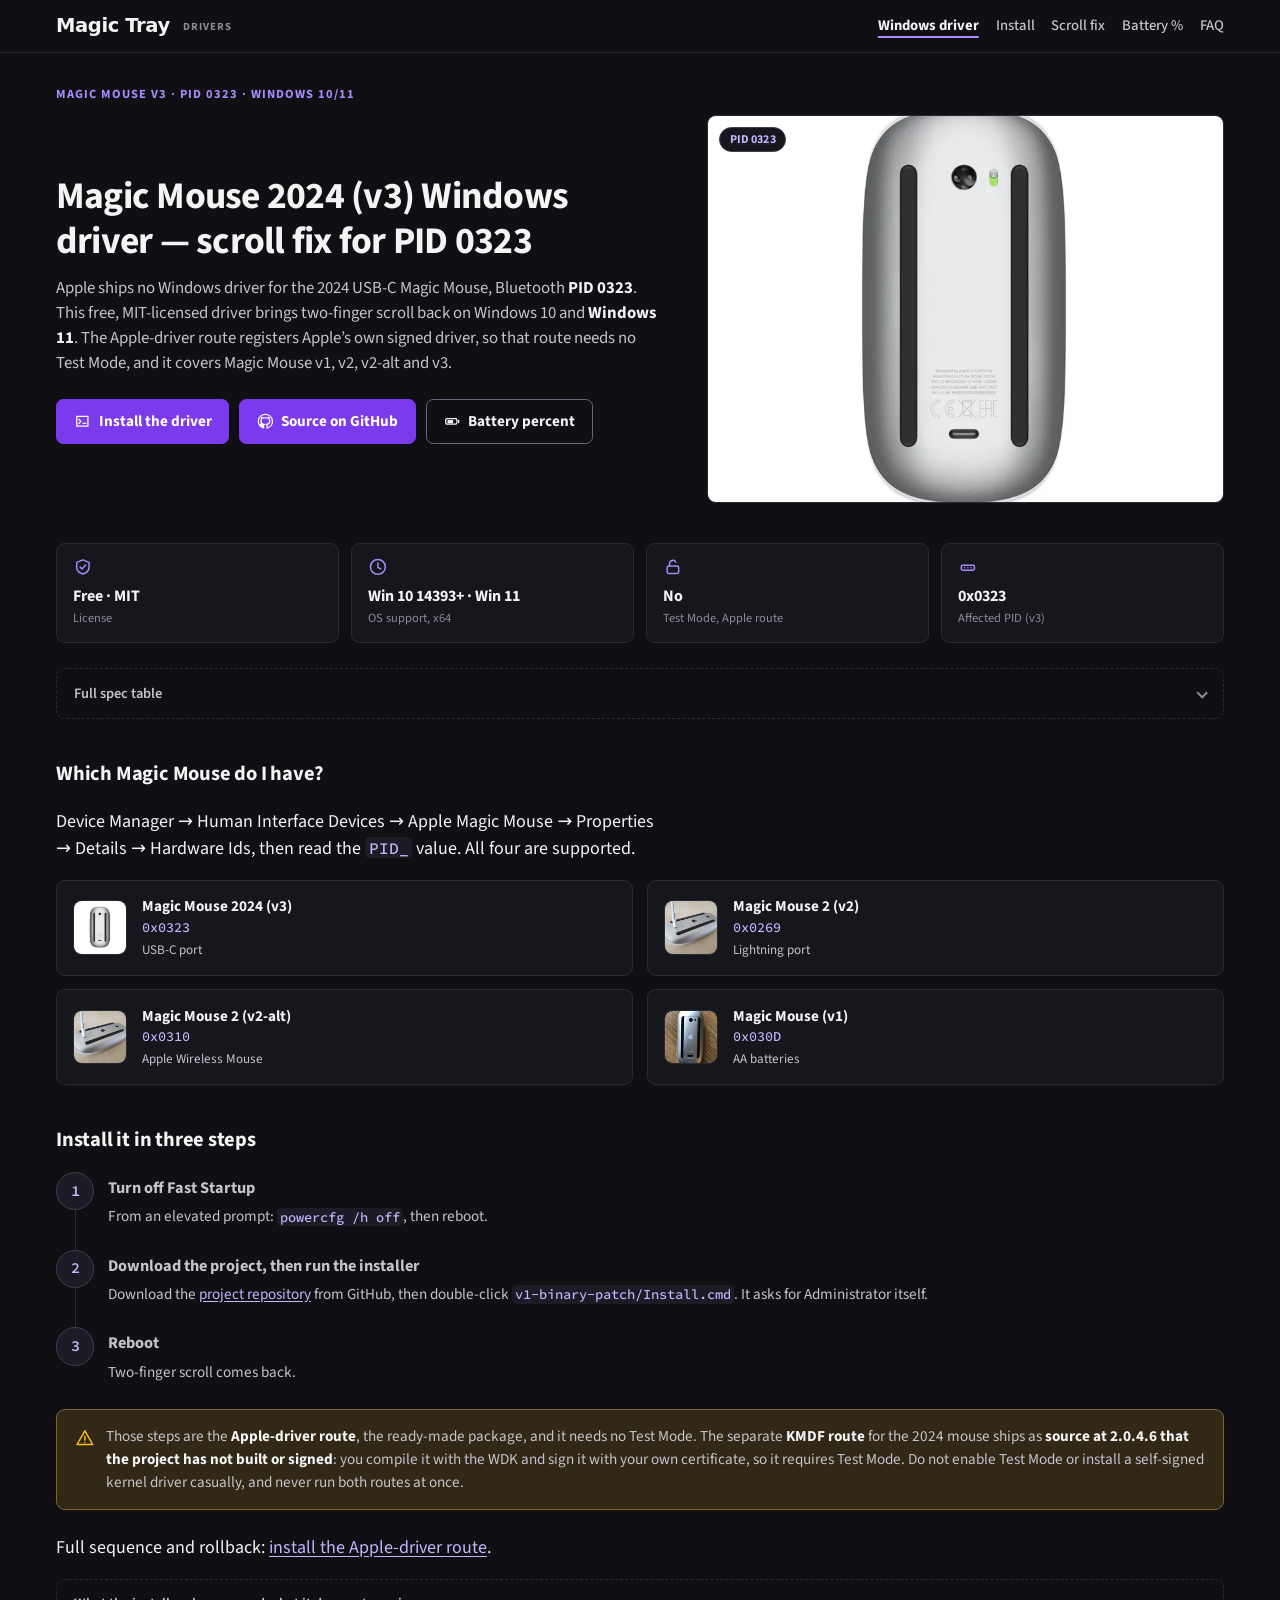
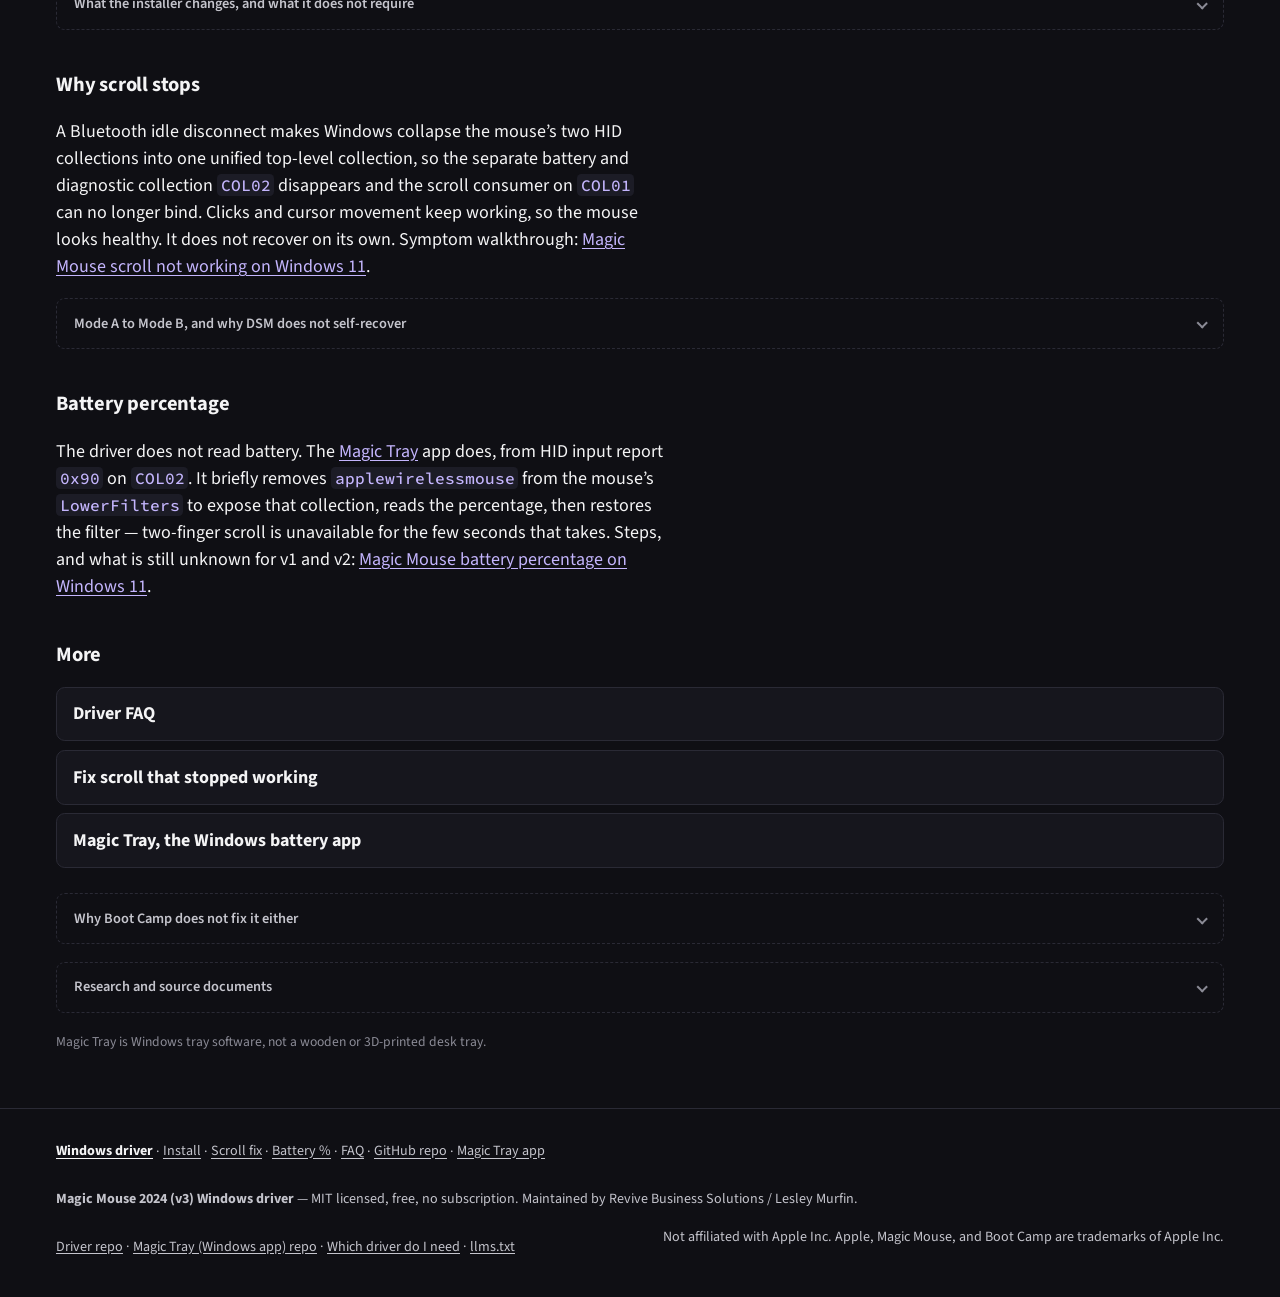
<file: docs/index.html>
<!DOCTYPE html>
<html lang="en">
<head>
  <meta charset="utf-8">
  <meta name="viewport" content="width=device-width, initial-scale=1">
  <title>Magic Mouse 2024 (v3) Windows Driver — Scroll Fix</title>
  <meta name="description" content="Apple ships no Windows driver for the 2024 Magic Mouse (PID 0323). One free MIT scroll fix you can install today on Windows 10 and 11: it registers Apple's own signed driver, so that route needs no Test Mode. A second, KMDF driver ships as source you build and self-sign.">
  <link rel="canonical" href="https://drivers.magictray.app/">
  <meta name="robots" content="index,follow,max-snippet:-1,max-image-preview:large,max-video-preview:-1">
  <link rel="describedby" href="https://drivers.magictray.app/llms.txt">
  <meta property="og:type" content="website">
  <meta property="og:site_name" content="Magic Mouse v3 Windows Driver">
  <meta property="og:locale" content="en_US">
  <meta property="og:title" content="Magic Mouse 2024 (v3) Windows driver — scroll fix for PID 0323">
  <meta property="og:description" content="Apple ships no Windows driver for the 2024 USB-C Magic Mouse. One free MIT fix you can install today: register Apple's own signed driver, no Test Mode for that route. The second, KMDF driver ships as source you build and self-sign, which does need Test Mode.">
  <meta property="og:url" content="https://drivers.magictray.app/">
  <meta property="og:image" content="https://drivers.magictray.app/og.png">
  <meta property="og:image:width" content="1200">
  <meta property="og:image:height" content="630">
  <meta property="og:image:alt" content="Magic Mouse 2024 (v3) Windows driver &mdash; scroll fix for PID 0323">
  <meta name="twitter:card" content="summary_large_image">
  <link rel="icon" href="icon.svg" type="image/svg+xml">
  <link rel="apple-touch-icon" href="apple-touch-icon.png">
  <meta name="theme-color" content="#0f0f14">
  <link rel="stylesheet" href="site.css">
  <script type="application/ld+json">
  {
    "@context": "https://schema.org",
    "@graph": [
      {
        "@type": "Person",
        "@id": "https://magictray.app/#person",
        "name": "Lesley Murfin",
        "url": "https://github.com/LesleyMurfin",
        "sameAs": [
          "https://github.com/LesleyMurfin"
        ]
      },
      {
        "@type": "SoftwareApplication",
        "@id": "https://magictray.app/#app",
        "name": "Magic Tray",
        "alternateName": [
          "Magic Tray for Windows",
          "MagicMouseTray",
          "Magic Mouse v3 Windows driver",
          "Magic Mouse 3 Windows 11 driver",
          "Apple Magic Mouse USB-C Windows driver",
          "magic-mouse-v3-windows-fix"
        ],
        "applicationCategory": "UtilitiesApplication",
        "applicationSubCategory": "Windows system tray utility",
        "operatingSystem": "Windows 10, Windows 11",
        "processorRequirements": "x64",
        "softwareVersion": "1.1.0",
        "url": "https://magictray.app/",
        "downloadUrl": "https://github.com/LesleyMurfin/magic-tray/releases/latest",
        "sameAs": [
          "https://github.com/LesleyMurfin/magic-tray"
        ],
        "isAccessibleForFree": true,
        "offers": {
          "@type": "Offer",
          "price": "0",
          "priceCurrency": "USD"
        },
        "author": {
          "@id": "https://magictray.app/#person"
        },
        "publisher": {
          "@id": "https://magictray.app/#person"
        },
        "description": "Free Windows 10 and Windows 11 system tray app. It shows Apple Magic Mouse, Magic Keyboard and Magic Trackpad battery percent next to the clock.",
        "disambiguatingDescription": "Magic Tray is downloadable Windows software. It is not a physical desk tray, stand, or 3D-printed cradle for Apple keyboards and trackpads.",
        "featureList": [
          "Battery percent for Apple Magic Mouse, Magic Keyboard and Magic Trackpad on Windows 10 and Windows 11",
          "Restores two-finger scroll on the Apple Magic Mouse over Bluetooth, including the 2024 model, PID 0323",
          "Apple-driver route registers Apple's own unmodified signed driver, so that route needs no Windows Test Mode and Secure Boot and memory integrity can stay on",
          "Apple-driver route supports Magic Mouse v1 (0x030D), v2 (0x0269), v2-alt (0x0310) and v3 (0x0323)",
          "Apple-driver route is the ready-made package; the separate KMDF route ships as 2.0.4.6 source you build with the WDK and self-sign, which requires Test Mode"
        ]
      },
      {
        "@type": "WebSite",
        "@id": "https://drivers.magictray.app/#website",
        "url": "https://drivers.magictray.app/",
        "name": "Magic Mouse v3 Windows Driver",
        "description": "Free MIT Windows driver project that restores two-finger scroll on the Apple Magic Mouse, including the 2024 model (v3), Bluetooth PID 0323.",
        "publisher": {
          "@id": "https://magictray.app/#person"
        },
        "inLanguage": "en",
        "about": {
          "@id": "https://magictray.app/#app"
        }
      },
      {
        "@type": "WebPage",
        "@id": "https://drivers.magictray.app/#webpage",
        "url": "https://drivers.magictray.app/",
        "name": "Magic Mouse 2024 (v3) Windows Driver — Scroll Fix",
        "description": "Apple ships no Windows driver for the 2024 Magic Mouse (PID 0323). One free MIT scroll fix you can install today on Windows 10 and 11: it registers Apple's own signed driver, so that route needs no Test Mode. A second, KMDF driver ships as source you build and self-sign.",
        "isPartOf": {
          "@id": "https://drivers.magictray.app/#website"
        },
        "about": {
          "@id": "https://magictray.app/#app"
        },
        "primaryImageOfPage": {
          "@type": "ImageObject",
          "@id": "https://drivers.magictray.app/#primaryimage",
          "url": "https://drivers.magictray.app/og.png",
          "width": 1200,
          "height": 630
        },
        "breadcrumb": {
          "@id": "https://drivers.magictray.app/#breadcrumb"
        },
        "datePublished": "2026-05-01",
        "dateModified": "2026-09-22",
        "inLanguage": "en",
        "publisher": {
          "@id": "https://magictray.app/#person"
        }
      },
      {
        "@type": "BreadcrumbList",
        "@id": "https://drivers.magictray.app/#breadcrumb",
        "itemListElement": [
          {
            "@type": "ListItem",
            "position": 1,
            "name": "Magic Mouse 2024 (v3) Windows driver",
            "item": "https://drivers.magictray.app/"
          }
        ]
      }
    ]
  }
  </script>
</head>
<body>
  <a class="skip" href="#content">Skip to content</a>
  <header class="site-header">
    <div class="bar">
      <a class="brand" href="https://magictray.app/">Magic Tray <small>Drivers</small></a>
      <nav aria-label="Site">
        <a href="./" aria-current="page">Windows driver</a>
        <a href="install.html">Install</a>
        <a href="scroll-fix.html">Scroll fix</a>
        <a href="battery.html">Battery %</a>
        <a href="faq.html">FAQ</a>
      </nav>
    </div>
  </header>

  <main id="content" tabindex="-1">
    <div class="wrap">
      <p class="kicker">Magic Mouse v3 &middot; PID 0323 &middot; Windows 10/11</p>
      <section class="hero">
        <div>
          <h1>Magic Mouse 2024 (v3) Windows driver — scroll fix for PID 0323</h1>
          <p class="lead">Apple ships no Windows driver for the 2024 USB-C Magic Mouse, Bluetooth <strong>PID 0323</strong>. This free, MIT-licensed driver brings two-finger scroll back on Windows 10 and <strong>Windows 11</strong>. The Apple-driver route registers Apple&rsquo;s own signed driver, so that route needs no Test Mode, and it covers Magic Mouse v1, v2, v2-alt and v3.</p>
          <p class="cta">
            <a class="btn primary" href="install.html#apple-route"><svg class="icon" aria-hidden="true"><use href="img/icons.svg#terminal"/></svg>Install the driver</a>
            <a class="btn primary" href="https://github.com/LesleyMurfin/magic-mouse-v3-windows-fix"><svg class="icon" aria-hidden="true"><use href="img/icons.svg#github"/></svg>Source on GitHub</a>
            <a class="btn ghost" href="https://magictray.app/"><svg class="icon" aria-hidden="true"><use href="img/icons.svg#battery"/></svg>Battery percent</a>
          </p>
        </div>
        <div class="hero-media">
          <picture>
            <source srcset="img/magic-mouse-v3-underside-usbc.webp" type="image/webp">
            <img src="img/magic-mouse-v3-underside-usbc.jpg" width="1144" height="1144" fetchpriority="high" decoding="async" alt="Underside of the 2024 Magic Mouse (v3) showing its USB-C charging port">
          </picture>
          <span class="badge badge-accent tag">PID 0323</span>
        </div>
      </section>

      <section id="at-a-glance">
        <div class="stat-grid">
          <div class="stat-card">
            <svg class="icon" aria-hidden="true"><use href="img/icons.svg#shield-check"/></svg>
            <div class="value">Free &middot; MIT</div>
            <div class="label">License</div>
          </div>
          <div class="stat-card">
            <svg class="icon" aria-hidden="true"><use href="img/icons.svg#clock"/></svg>
            <div class="value">Win 10 14393+ &middot; Win 11</div>
            <div class="label">OS support, x64</div>
          </div>
          <div class="stat-card">
            <svg class="icon" aria-hidden="true"><use href="img/icons.svg#lock-open"/></svg>
            <div class="value">No</div>
            <div class="label">Test Mode, Apple route</div>
          </div>
          <div class="stat-card">
            <svg class="icon" aria-hidden="true"><use href="img/icons.svg#usb"/></svg>
            <div class="value">0x0323</div>
            <div class="label">Affected PID (v3)</div>
          </div>
        </div>
        <details class="tech">
          <summary>Full spec table</summary>
          <div class="table-scroll" tabindex="0" role="region" aria-label="Magic Mouse v3 driver spec table, scrollable">
          <table class="at-a-glance">
            <caption>Key facts for the Magic Mouse 2024 (v3) Windows driver</caption>
            <tbody>
              <tr><th scope="row">Device</th><td>Apple Magic Mouse, third generation — this project calls it Magic Mouse v3</td></tr>
              <tr><th scope="row">Marketing name</th><td>Magic Mouse (Apple sells it without a version number)</td></tr>
              <tr><th scope="row">Model year</th><td>2024</td></tr>
              <tr><th scope="row">Connector</th><td>USB-C</td></tr>
              <tr><th scope="row">Bluetooth VID / PID</th><td><code>05AC</code> / <code>0x0323</code></td></tr>
              <tr><th scope="row">OS support</th><td>Windows 10 build 14393 or later, Windows 11 any build, x64</td></tr>
              <tr><th scope="row">What breaks</th><td>Two-finger scroll dies after a Bluetooth idle disconnect; the cursor keeps working</td></tr>
              <tr><th scope="row">What this fixes</th><td>Restores and keeps two-finger scroll working — no reinstall, no re-pairing</td></tr>
              <tr><th scope="row">Two routes</th><td>The Apple-driver route (<code>v1-binary-patch/</code>, v1.0.0) is the ready-made package, and it covers <code>0x030D</code>, <code>0x0269</code>, <code>0x0310</code>, <code>0x0323</code>. The separate KMDF route (<code>v2-kmdf-driver/</code>) ships as 2.0.4.6 source with its INF and build/sign scripts: you build it with the WDK and self-sign it, and it covers <code>0x0323</code> only. Never install both</td></tr>
              <tr><th scope="row">License</th><td>MIT</td></tr>
              <tr><th scope="row">Price</th><td>Free, no subscription <span class="badge badge-accent">MIT</span></td></tr>
              <tr><th scope="row">Signing status</th><td>The Apple-driver route uses Apple&rsquo;s own signed binary unmodified, so no Windows Test Mode is required for it. The KMDF route is signed with a certificate you generate yourself, so it does require Test Mode with Secure Boot and memory integrity off; the project&rsquo;s own 2.0.4.6 source is not built or signed, and 2.0.4.3 was the last signed binary</td></tr>
            </tbody>
          </table>
          </div>
        </details>
      </section>

      <section id="which-mouse">
        <h2>Which Magic Mouse do I have?</h2>
        <p>Device Manager &rarr; Human Interface Devices &rarr; Apple Magic Mouse &rarr; Properties &rarr; Details &rarr; Hardware Ids, then read the <code>PID_</code> value. All four are supported.</p>
        <div class="device-grid">
          <div class="device-card">
            <div class="thumb">
              <picture>
                <source srcset="img/magic-mouse-v3-underside-usbc-192.webp" type="image/webp">
                <img src="img/magic-mouse-v3-underside-usbc-192.jpg" width="192" height="192" loading="lazy" decoding="async" alt="Underside of Magic Mouse 2024 (v3), USB-C port">
              </picture>
            </div>
            <div class="meta">
              <div class="name">Magic Mouse 2024 (v3)</div>
              <div class="pid">0x0323</div>
              <div class="status">USB-C port</div>
            </div>
          </div>
          <div class="device-card">
            <div class="thumb">
              <picture>
                <source srcset="img/magic-mouse-v2-underside-lightning-alt-192.webp" type="image/webp">
                <img src="img/magic-mouse-v2-underside-lightning-alt-192.jpg" width="192" height="192" loading="lazy" decoding="async" alt="Underside of Magic Mouse 2 (v2), Lightning port">
              </picture>
            </div>
            <div class="meta">
              <div class="name">Magic Mouse 2 (v2)</div>
              <div class="pid">0x0269</div>
              <div class="status">Lightning port</div>
            </div>
          </div>
          <div class="device-card">
            <div class="thumb">
              <picture>
                <source srcset="img/magic-mouse-v2-underside-lightning-alt-192.webp" type="image/webp">
                <img src="img/magic-mouse-v2-underside-lightning-alt-192.jpg" width="192" height="192" loading="lazy" decoding="async" alt="Underside of Magic Mouse 2 (v2-alt), Lightning port">
              </picture>
            </div>
            <div class="meta">
              <div class="name">Magic Mouse 2 (v2-alt)</div>
              <div class="pid">0x0310</div>
              <div class="status">Apple Wireless Mouse</div>
            </div>
          </div>
          <div class="device-card">
            <div class="thumb">
              <picture>
                <source srcset="img/magic-mouse-v1-underside-aa-door-192.webp" type="image/webp">
                <img src="img/magic-mouse-v1-underside-aa-door-192.jpg" width="192" height="192" loading="lazy" decoding="async" alt="Underside of Magic Mouse (v1), AA battery door">
              </picture>
            </div>
            <div class="meta">
              <div class="name">Magic Mouse (v1)</div>
              <div class="pid">0x030D</div>
              <div class="status">AA batteries</div>
            </div>
          </div>
        </div>
      </section>

      <section id="install">
        <h2>Install it in three steps</h2>
        <ol class="stepper">
          <li class="step">
            <span class="num">1</span>
            <div class="body">
              <h3>Turn off Fast Startup</h3>
              <p>From an elevated prompt: <code>powercfg /h off</code>, then reboot.</p>
            </div>
          </li>
          <li class="step">
            <span class="num">2</span>
            <div class="body">
              <h3>Download the project, then run the installer</h3>
              <p>Download the <a href="https://github.com/LesleyMurfin/magic-mouse-v3-windows-fix">project repository</a> from GitHub, then double-click <code>v1-binary-patch/Install.cmd</code>. It asks for Administrator itself.</p>
            </div>
          </li>
          <li class="step">
            <span class="num">3</span>
            <div class="body">
              <h3>Reboot</h3>
              <p>Two-finger scroll comes back.</p>
            </div>
          </li>
        </ol>
        <div class="callout callout-warning">
          <svg class="icon" aria-hidden="true"><use href="img/icons.svg#warning-triangle"/></svg>
          <p>Those steps are the <strong>Apple-driver route</strong>, the ready-made package, and it needs no Test Mode. The separate <strong>KMDF route</strong> for the 2024 mouse ships as <strong>source at 2.0.4.6 that the project has not built or signed</strong>: you compile it with the WDK and sign it with your own certificate, so it requires Test Mode. Do not enable Test Mode or install a self-signed kernel driver casually, and never run both routes at once.</p>
        </div>
        <p>Full sequence and rollback: <a href="install.html#apple-route">install the Apple-driver route</a>.</p>
        <details class="tech">
          <summary>What the installer changes, and what it does not require</summary>
          <p>The installer copies Apple&rsquo;s unmodified <code>applewirelessmouse.sys</code> to <code>System32\drivers</code>, creates an <code>applewirelessmouse</code> kernel service, adds that driver to the Bluetooth HID device&rsquo;s <code>LowerFilters</code>, then restarts the device so Windows re-enumerates it with the filter attached. It uses the bundled unmodified Apple driver, needs no PowerShell window or execution-policy change, and installs no catalog — so <strong>no Windows Test Mode is required for this route</strong> and Secure Boot and memory integrity can stay on. Scroll feel is Apple&rsquo;s own Mac-style translation, sensitivity fixed.</p>
          <p>The KMDF driver is a separate design for PID <code>0x0323</code> only, with tunable scroll, automatic recovery and a direct battery read. It ships as source: <code>v2-kmdf-driver/</code> holds the complete C source, <code>MagicMouseDriver-kmdf-204-scroll.inf</code> and the build/sign scripts at 2.0.4.6, which the project has not built or signed — 2.0.4.3 was the last signed binary. You build it with the WDK or Enterprise WDK and <code>Setup-Community.cmd</code> signs it with a certificate it generates locally, so <strong>that route does require Test Mode</strong>. Signing is the one thing money would buy for it: an EV certificate plus Microsoft attestation signing would be needed before a package could load without Test Mode.</p>
        </details>
      </section>

      <section id="why-scroll-stops">
        <h2>Why scroll stops</h2>
        <p>A Bluetooth idle disconnect makes Windows collapse the mouse&rsquo;s two HID collections into one unified top-level collection, so the separate battery and diagnostic collection <code>COL02</code> disappears and the scroll consumer on <code>COL01</code> can no longer bind. Clicks and cursor movement keep working, so the mouse looks healthy. It does not recover on its own. Symptom walkthrough: <a href="scroll-fix.html">Magic Mouse scroll not working on Windows 11</a>.</p>
        <details class="tech">
          <summary>Mode A to Mode B, and why DSM does not self-recover</summary>
          <figure class="diagram">
            <svg viewBox="0 0 720 236" role="img" aria-labelledby="modeDiagramTitle modeDiagramDesc">
              <title id="modeDiagramTitle">Mode A to Mode B HID collection collapse</title>
              <desc id="modeDiagramDesc">Mode A enumerates two independent HID collections: COL01 carries the cursor, the buttons and the scroll wheel, and COL02 carries battery and diagnostic data. After a Bluetooth idle disconnect and a DSM property write, Mode B collapses both into one unified top-level collection: COL02 is gone, the scroll consumer can no longer bind, and two-finger scroll stops while the cursor keeps working.</desc>
              <defs>
                <marker id="modeArrow" viewBox="0 0 10 10" refX="8" refY="5" markerWidth="7" markerHeight="7" orient="auto-start-reverse">
                  <path d="M0 0 10 5 0 10Z" fill="var(--muted)"/>
                </marker>
              </defs>
              <g>
                <rect x="16" y="18" width="280" height="200" rx="14" fill="none" stroke="var(--ok)" stroke-width="1.6"/>
                <text x="36" y="48" font-size="16" font-weight="700" fill="var(--ok)">Mode A — working</text>
                <rect x="36" y="64" width="240" height="132" rx="10" fill="none" stroke="var(--line)" stroke-width="1.2" stroke-dasharray="4 3"/>
                <text x="48" y="84" font-size="11" fill="var(--muted)" letter-spacing="0.04em">TOP-LEVEL COLLECTION</text>
                <rect x="52" y="94" width="208" height="36" rx="8" fill="var(--bg-2)" stroke="var(--line)"/>
                <text x="64" y="117" font-size="13" fill="var(--fg)">COL01 · cursor + buttons + scroll</text>
                <rect x="52" y="140" width="208" height="36" rx="8" fill="var(--bg-2)" stroke="var(--accent)"/>
                <text x="64" y="163" font-size="13" fill="var(--fg)">COL02 · battery + diagnostics</text>
              </g>
              <line x1="304" y1="118" x2="404" y2="118" stroke="var(--muted)" stroke-width="1.6" marker-end="url(#modeArrow)"/>
              <text x="354" y="100" font-size="11" fill="var(--muted)" text-anchor="middle">BT idle disconnect</text>
              <text x="354" y="140" font-size="11" fill="var(--muted)" text-anchor="middle">DSM resync</text>
              <g>
                <rect x="424" y="18" width="280" height="200" rx="14" fill="none" stroke="var(--warning)" stroke-width="1.6"/>
                <text x="444" y="48" font-size="16" font-weight="700" fill="var(--warning)">Mode B — broken</text>
                <rect x="444" y="64" width="240" height="132" rx="10" fill="none" stroke="var(--line)" stroke-width="1.2" stroke-dasharray="4 3"/>
                <text x="456" y="84" font-size="11" fill="var(--muted)" letter-spacing="0.04em">TOP-LEVEL COLLECTION</text>
                <rect x="460" y="94" width="208" height="36" rx="8" fill="var(--bg-2)" stroke="var(--line)"/>
                <text x="472" y="117" font-size="13" fill="var(--fg)">Unified TLC · cursor + buttons</text>
                <rect x="460" y="140" width="208" height="36" rx="8" fill="none" stroke="var(--line)" stroke-dasharray="3 3"/>
                <text x="472" y="163" font-size="12" fill="var(--muted)">COL02 gone — scroll dropped</text>
              </g>
            </svg>
            <figcaption>Mode A enumerates both HID collections. In Mode B they collapse into one unified collection, so two-finger scroll stops while the cursor still works.</figcaption>
          </figure>
          <p>DeviceSetupManager (DSM) runs a property synchronisation pass on reconnect, and the device can come back in this reduced form. Before this driver, the only ways back were a driver reinstall or re-pairing the mouse.</p>
        </details>
      </section>

      <section id="battery">
        <h2>Battery percentage</h2>
        <p>The driver does not read battery. The <a href="https://magictray.app/">Magic Tray</a> app does, from HID input report <code>0x90</code> on <code>COL02</code>. It briefly removes <code>applewirelessmouse</code> from the mouse&rsquo;s <code>LowerFilters</code> to expose that collection, reads the percentage, then restores the filter &mdash; two-finger scroll is unavailable for the few seconds that takes. Steps, and what is still unknown for v1 and v2: <a href="battery.html">Magic Mouse battery percentage on Windows 11</a>.</p>
      </section>

      <section id="next">
        <h2>More</h2>
        <ul class="pick">
          <li><a href="faq.html">Driver FAQ</a></li>
          <li><a href="scroll-fix.html">Fix scroll that stopped working</a></li>
          <li><a href="https://magictray.app/">Magic Tray, the Windows battery app</a></li>
        </ul>
        <details class="tech">
          <summary>Why Boot Camp does not fix it either</summary>
          <p>Apple&rsquo;s Boot Camp package has no entry for <strong>PID 0323</strong>, so Windows falls back to its generic HID mouse stack. Boot Camp does not rescue the older mice either: Apple&rsquo;s installer refuses to run on non-Apple hardware, and even when <code>applewirelessmouse.sys</code> is present on disk, Windows will not attach it to the mouse until something registers the driver as a lower filter on the device. That registration is exactly what this project&rsquo;s installer does — the approach <a href="https://github.com/sbagirici/apple-magic-mouse-scroll-fix-windows">sbagirici proved on Magic Mouse v1 and v2</a>.</p>
        </details>
        <details class="tech">
          <summary>Research and source documents</summary>
          <ul class="plain">
            <li><a href="https://github.com/LesleyMurfin/magic-mouse-v3-windows-fix/blob/main/v1-binary-patch/docs/bug-analysis.md">Bug analysis: DSM and BTHPORT collection collapse</a></li>
            <li><a href="https://github.com/LesleyMurfin/magic-mouse-v3-windows-fix/blob/main/v1-binary-patch/docs/hid-research.md">HID research: report 0x90 and the Magic Mouse collections</a></li>
            <li><a href="https://github.com/LesleyMurfin/magic-mouse-v3-windows-fix/blob/main/v1-binary-patch/docs/diagrams/diagram-mode-ab.md">Mode A / Mode B diagram</a></li>
            <li><a href="https://github.com/LesleyMurfin/magic-mouse-v3-windows-fix">Driver source on GitHub</a></li>
          </ul>
        </details>
        <p class="disambig">Magic Tray is Windows tray software, not a wooden or 3D-printed desk tray.</p>
      </section>

    </div>
  </main>

  <footer class="site-footer">
    <div class="bar">
      <nav aria-label="All pages">
        <p>
          <a href="./" aria-current="page">Windows driver</a>
          ·
          <a href="install.html">Install</a>
          ·
          <a href="scroll-fix.html">Scroll fix</a>
          ·
          <a href="battery.html">Battery %</a>
          ·
          <a href="faq.html">FAQ</a>
          ·
          <a href="https://github.com/LesleyMurfin/magic-mouse-v3-windows-fix">GitHub repo</a>
          ·
          <a href="https://magictray.app/">Magic Tray app</a>
        </p>
      </nav>
      <p><strong>Magic Mouse 2024 (v3) Windows driver</strong> — MIT licensed, free, no subscription. Maintained by Revive Business Solutions / Lesley Murfin.</p>
      <p>
        <a href="https://github.com/LesleyMurfin/magic-mouse-v3-windows-fix">Driver repo</a>
        ·
        <a href="https://github.com/LesleyMurfin/magic-tray">Magic Tray (Windows app) repo</a>
        ·
        <a href="https://magictray.app/drivers.html">Which driver do I need</a>
        ·
        <a href="llms.txt">llms.txt</a>
      </p>
      <p>Not affiliated with Apple Inc. Apple, Magic Mouse, and Boot Camp are trademarks of Apple Inc.</p>
    </div>
  </footer>
</body>
</html>
</file>
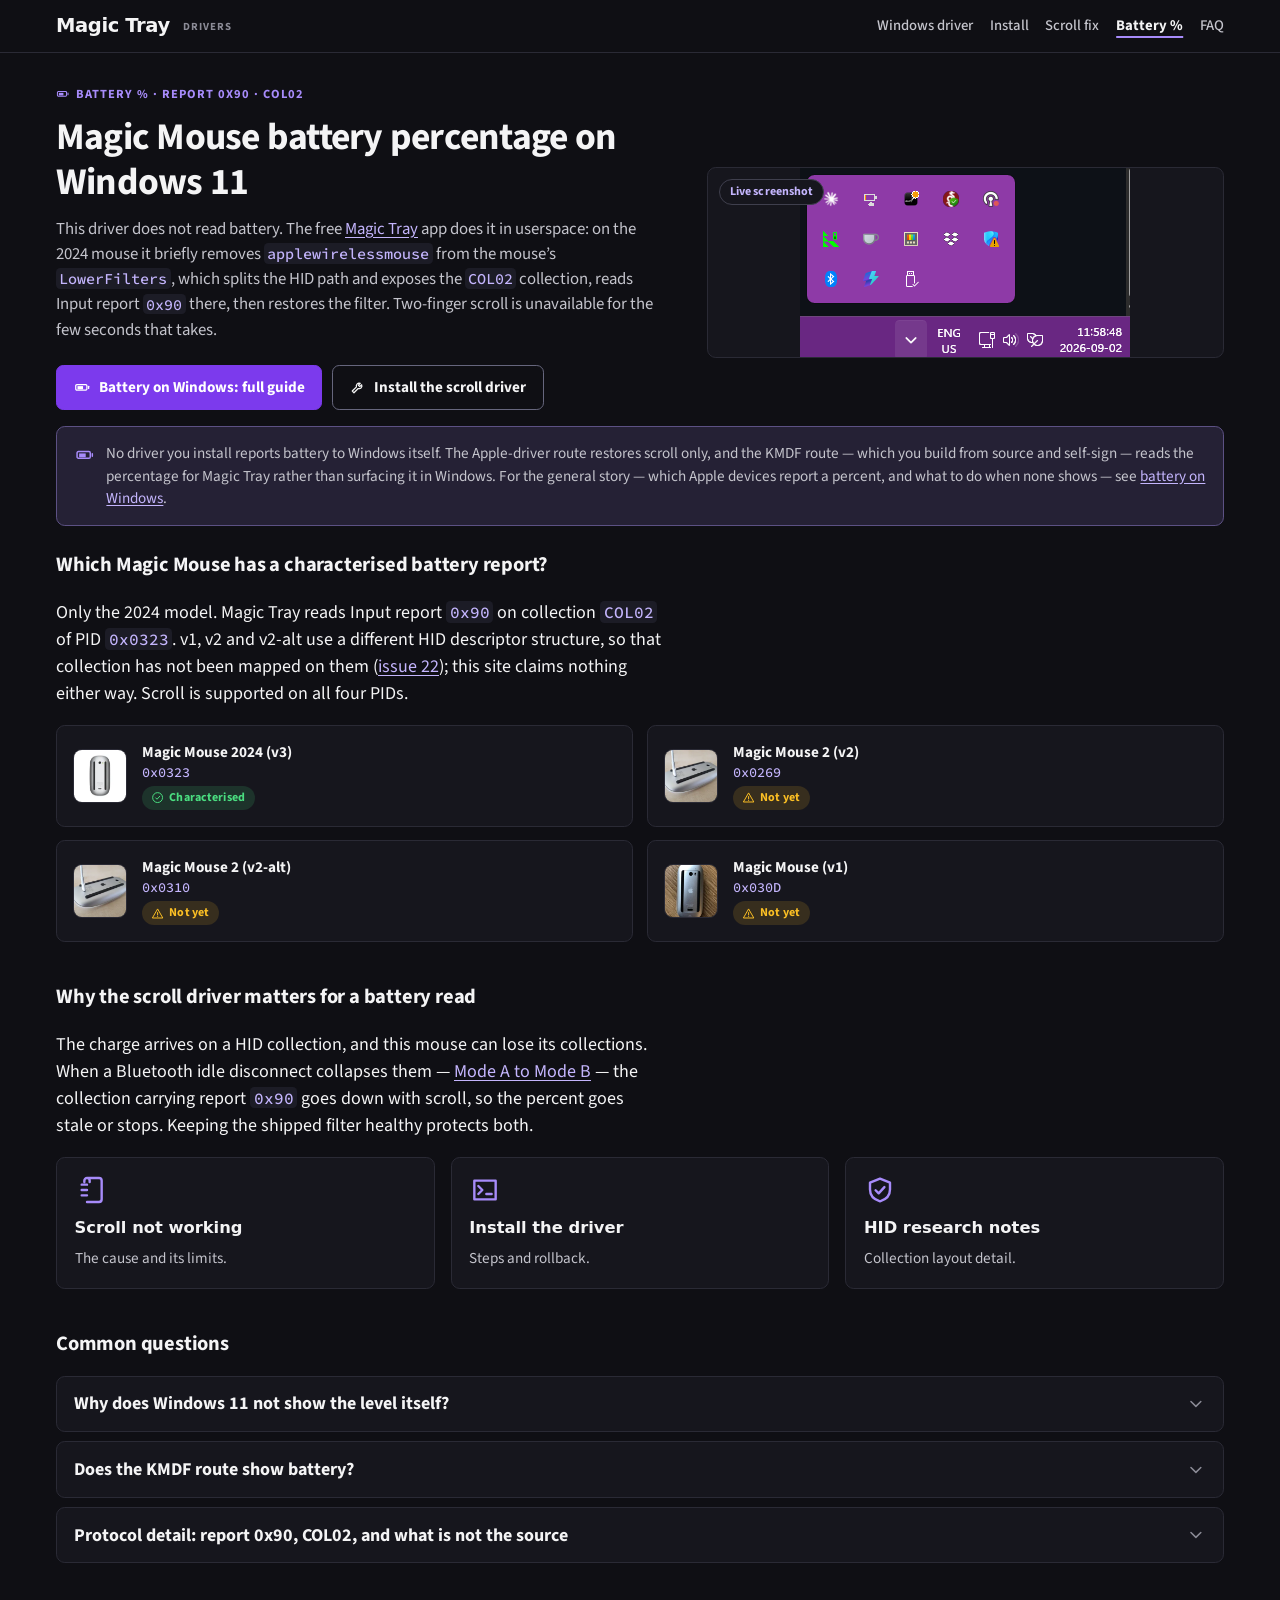
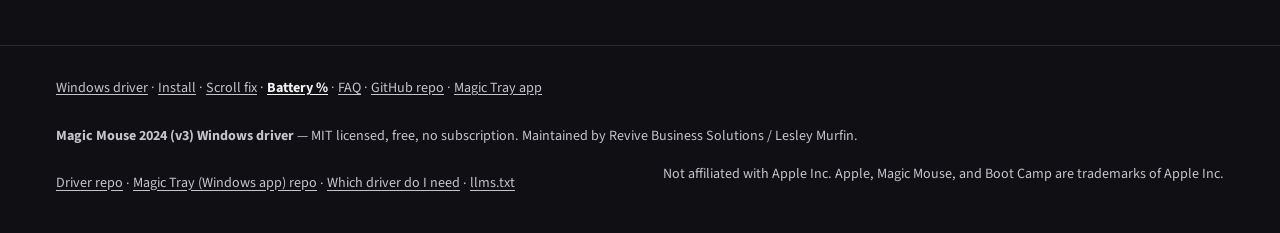
<file: docs/battery.html>
<!DOCTYPE html>
<html lang="en">
<head>
  <meta charset="utf-8">
  <meta name="viewport" content="width=device-width, initial-scale=1">
  <title>Magic Mouse Battery Percentage on Windows 11</title>
  <meta name="description" content="Windows 11 will not show Magic Mouse 2024 battery percentage reliably. The free Magic Tray Windows app reads HID report 0x90, or flips the device mode on the Apple-driver route.">
  <link rel="canonical" href="https://drivers.magictray.app/battery.html">
  <meta name="robots" content="index,follow,max-snippet:-1,max-image-preview:large,max-video-preview:-1">
  <link rel="describedby" href="https://drivers.magictray.app/llms.txt">
  <meta property="og:type" content="website">
  <meta property="og:site_name" content="Magic Mouse v3 Windows Driver">
  <meta property="og:locale" content="en_US">
  <meta property="og:title" content="Magic Mouse battery percentage on Windows 11">
  <meta property="og:description" content="Windows Settings and WMI are not reliable battery sources for this mouse. Magic Tray reads HID Input report 0x90 on COL02, or uses a brief mode flip on the Apple-driver route.">
  <meta property="og:url" content="https://drivers.magictray.app/battery.html">
  <meta property="og:image" content="https://drivers.magictray.app/og.png">
  <meta property="og:image:width" content="1200">
  <meta property="og:image:height" content="630">
  <meta property="og:image:alt" content="Magic Mouse 2024 (v3) Windows driver &mdash; scroll fix for PID 0323">
  <meta name="twitter:card" content="summary_large_image">
  <link rel="icon" href="icon.svg" type="image/svg+xml">
  <link rel="apple-touch-icon" href="apple-touch-icon.png">
  <meta name="theme-color" content="#0f0f14">
  <link rel="stylesheet" href="site.css">
  <script type="application/ld+json">
  {
    "@context": "https://schema.org",
    "@graph": [
      {
        "@type": "Person",
        "@id": "https://magictray.app/#person",
        "name": "Lesley Murfin",
        "url": "https://github.com/LesleyMurfin",
        "sameAs": [
          "https://github.com/LesleyMurfin"
        ]
      },
      {
        "@type": "SoftwareApplication",
        "@id": "https://magictray.app/#app",
        "name": "Magic Tray",
        "alternateName": [
          "Magic Tray for Windows",
          "MagicMouseTray"
        ],
        "applicationCategory": "UtilitiesApplication",
        "applicationSubCategory": "Windows system tray utility",
        "operatingSystem": "Windows 10, Windows 11",
        "processorRequirements": "x64",
        "softwareVersion": "1.1.0",
        "url": "https://magictray.app/",
        "downloadUrl": "https://github.com/LesleyMurfin/magic-tray/releases/latest",
        "sameAs": [
          "https://github.com/LesleyMurfin/magic-tray"
        ],
        "isAccessibleForFree": true,
        "offers": {
          "@type": "Offer",
          "price": "0",
          "priceCurrency": "USD"
        },
        "author": {
          "@id": "https://magictray.app/#person"
        },
        "publisher": {
          "@id": "https://magictray.app/#person"
        },
        "description": "Free Windows 10 and Windows 11 system tray app. It shows Apple Magic Mouse, Magic Keyboard and Magic Trackpad battery percent next to the clock.",
        "disambiguatingDescription": "Magic Tray is downloadable Windows software. It is not a physical desk tray, stand, or 3D-printed cradle for Apple keyboards and trackpads."
      },
      {
        "@type": "WebPage",
        "@id": "https://drivers.magictray.app/battery.html#webpage",
        "url": "https://drivers.magictray.app/battery.html",
        "name": "Magic Mouse Battery Percentage on Windows 11",
        "description": "Windows 11 will not show Magic Mouse 2024 battery percentage reliably. The free Magic Tray Windows app reads HID report 0x90, or flips the device mode on the Apple-driver route.",
        "isPartOf": {
          "@id": "https://drivers.magictray.app/#website"
        },
        "about": {
          "@id": "https://magictray.app/#app"
        },
        "primaryImageOfPage": {
          "@type": "ImageObject",
          "@id": "https://drivers.magictray.app/battery.html#primaryimage",
          "url": "https://drivers.magictray.app/og.png",
          "width": 1200,
          "height": 630
        },
        "breadcrumb": {
          "@id": "https://drivers.magictray.app/battery.html#breadcrumb"
        },
        "datePublished": "2026-05-01",
        "dateModified": "2026-09-22",
        "inLanguage": "en",
        "publisher": {
          "@id": "https://magictray.app/#person"
        }
      },
      {
        "@type": "BreadcrumbList",
        "@id": "https://drivers.magictray.app/battery.html#breadcrumb",
        "itemListElement": [
          {
            "@type": "ListItem",
            "position": 1,
            "name": "Windows driver",
            "item": "https://drivers.magictray.app/"
          },
          {
            "@type": "ListItem",
            "position": 2,
            "name": "Battery %",
            "item": "https://drivers.magictray.app/battery.html"
          }
        ]
      }
    ]
  }
  </script>
</head>
<body>
  <a class="skip" href="#content">Skip to content</a>
  <header class="site-header">
    <div class="bar">
      <a class="brand" href="https://magictray.app/">Magic Tray <small>Drivers</small></a>
      <nav aria-label="Site">
        <a href="./">Windows driver</a>
        <a href="install.html">Install</a>
        <a href="scroll-fix.html">Scroll fix</a>
        <a href="battery.html" aria-current="page">Battery %</a>
        <a href="faq.html">FAQ</a>
      </nav>
    </div>
  </header>

  <main id="content" tabindex="-1">
    <div class="wrap">
      <p class="kicker"><svg class="icon" aria-hidden="true"><use href="img/icons.svg#battery"/></svg> Battery % &middot; report 0x90 &middot; COL02</p>
      <section class="hero">
        <div>
          <h1>Magic Mouse battery percentage on Windows 11</h1>
          <p class="lead">This driver does not read battery. The free <a href="https://magictray.app/">Magic Tray</a> app does it in userspace: on the 2024 mouse it briefly removes <code>applewirelessmouse</code> from the mouse&rsquo;s <code>LowerFilters</code>, which splits the HID path and exposes the <code>COL02</code> collection, reads Input report <code>0x90</code> there, then restores the filter. Two-finger scroll is unavailable for the few seconds that takes.</p>
          <p class="cta">
            <a class="btn primary" href="https://magictray.app/battery.html"><svg class="icon" aria-hidden="true"><use href="img/icons.svg#battery"/></svg> Battery on Windows: full guide</a>
            <a class="btn ghost" href="install.html#apple-route"><svg class="icon" aria-hidden="true"><use href="img/icons.svg#wrench"/></svg> Install the scroll driver</a>
          </p>
        </div>
        <figure class="hero-media shot">
          <img src="img/magic-tray-screenshot.png" width="330" height="189" fetchpriority="high" decoding="async" alt="Windows 11 system tray flyout with installed tray icons, including Magic Tray, the app that shows Magic Mouse battery percentage next to the clock">
          <span class="tag badge badge-accent">Live screenshot</span>
        </figure>
      </section>

      <div class="callout callout-info">
        <svg class="icon" aria-hidden="true"><use href="img/icons.svg#battery"/></svg>
        <p>No driver you install reports battery to Windows itself. The Apple-driver route restores scroll only, and the KMDF route &mdash; which you build from source and self-sign &mdash; reads the percentage for Magic Tray rather than surfacing it in Windows. For the general story &mdash; which Apple devices report a percent, and what to do when none shows &mdash; see <a href="https://magictray.app/battery.html">battery on Windows</a>.</p>
      </div>

      <section>
        <h2 id="two-routes">Which Magic Mouse has a characterised battery report?</h2>
        <p>Only the 2024 model. Magic Tray reads Input report <code>0x90</code> on collection <code>COL02</code> of PID <code>0x0323</code>. v1, v2 and v2-alt use a different HID descriptor structure, so that collection has not been mapped on them (<a href="https://github.com/LesleyMurfin/magic-mouse-v3-windows-fix/issues/22">issue 22</a>); this site claims nothing either way. Scroll is supported on all four PIDs.</p>
        <div class="device-grid">
          <div class="device-card">
            <div class="thumb">
              <picture>
                <source srcset="img/magic-mouse-v3-underside-usbc-192.webp" type="image/webp">
                <img src="img/magic-mouse-v3-underside-usbc-192.jpg" width="192" height="192" loading="lazy" decoding="async" alt="Underside of Magic Mouse 2024 (v3), USB-C port">
              </picture>
            </div>
            <div class="meta">
              <div class="name">Magic Mouse 2024 (v3)</div>
              <div class="pid">0x0323</div>
              <div class="status"><span class="badge badge-success"><svg class="icon" aria-hidden="true"><use href="img/icons.svg#check-circle"/></svg> Characterised</span></div>
            </div>
          </div>
          <div class="device-card">
            <div class="thumb">
              <picture>
                <source srcset="img/magic-mouse-v2-underside-lightning-alt-192.webp" type="image/webp">
                <img src="img/magic-mouse-v2-underside-lightning-alt-192.jpg" width="192" height="192" loading="lazy" decoding="async" alt="Underside of Magic Mouse 2 (v2), Lightning port">
              </picture>
            </div>
            <div class="meta">
              <div class="name">Magic Mouse 2 (v2)</div>
              <div class="pid">0x0269</div>
              <div class="status"><span class="badge badge-warning"><svg class="icon" aria-hidden="true"><use href="img/icons.svg#warning-triangle"/></svg> Not yet</span></div>
            </div>
          </div>
          <div class="device-card">
            <div class="thumb">
              <picture>
                <source srcset="img/magic-mouse-v2-underside-lightning-alt-192.webp" type="image/webp">
                <img src="img/magic-mouse-v2-underside-lightning-alt-192.jpg" width="192" height="192" loading="lazy" decoding="async" alt="Underside of Magic Mouse 2 (v2-alt), Lightning port">
              </picture>
            </div>
            <div class="meta">
              <div class="name">Magic Mouse 2 (v2-alt)</div>
              <div class="pid">0x0310</div>
              <div class="status"><span class="badge badge-warning"><svg class="icon" aria-hidden="true"><use href="img/icons.svg#warning-triangle"/></svg> Not yet</span></div>
            </div>
          </div>
          <div class="device-card">
            <div class="thumb">
              <picture>
                <source srcset="img/magic-mouse-v1-underside-aa-door-192.webp" type="image/webp">
                <img src="img/magic-mouse-v1-underside-aa-door-192.jpg" width="192" height="192" loading="lazy" decoding="async" alt="Underside of Magic Mouse (v1), AA battery door">
              </picture>
            </div>
            <div class="meta">
              <div class="name">Magic Mouse (v1)</div>
              <div class="pid">0x030D</div>
              <div class="status"><span class="badge badge-warning"><svg class="icon" aria-hidden="true"><use href="img/icons.svg#warning-triangle"/></svg> Not yet</span></div>
            </div>
          </div>
        </div>
      </section>

      <section>
        <h2>Why the scroll driver matters for a battery read</h2>
        <p>The charge arrives on a HID collection, and this mouse can lose its collections. When a Bluetooth idle disconnect collapses them &mdash; <a href="scroll-fix.html">Mode A to Mode B</a> &mdash; the collection carrying report <code>0x90</code> goes down with scroll, so the percent goes stale or stops. Keeping the shipped filter healthy protects both.</p>
        <div class="grid grid-3">
          <div class="card">
            <svg class="icon icon-lg" aria-hidden="true"><use href="img/icons.svg#scroll"/></svg>
            <h3><a href="scroll-fix.html">Scroll not working</a></h3>
            <p>The cause and its limits.</p>
          </div>
          <div class="card">
            <svg class="icon icon-lg" aria-hidden="true"><use href="img/icons.svg#terminal"/></svg>
            <h3><a href="install.html#apple-route">Install the driver</a></h3>
            <p>Steps and rollback.</p>
          </div>
          <div class="card">
            <svg class="icon icon-lg" aria-hidden="true"><use href="img/icons.svg#shield-check"/></svg>
            <h3><a href="https://github.com/LesleyMurfin/magic-mouse-v3-windows-fix/blob/main/v1-binary-patch/docs/hid-research.md">HID research notes</a></h3>
            <p>Collection layout detail.</p>
          </div>
        </div>
      </section>

      <section>
        <h2>Common questions</h2>
        <div class="accordion">
          <details>
            <summary>Why does Windows 11 not show the level itself? <svg class="icon chev" aria-hidden="true"><use href="img/icons.svg#chevron-down"/></svg></summary>
            <div class="a-body">
              <p>The paths Windows normally uses are not dependable for this mouse: Windows Settings and WMI are not reliable sources for Magic Mouse 2024 battery state. The number arrives in an Input report on a specific collection, so something has to listen on that collection and decode it. That is what Magic Tray does, in userspace.</p>
            </div>
          </details>
          <details>
            <summary>Does the KMDF route show battery? <svg class="icon chev" aria-hidden="true"><use href="img/icons.svg#chevron-down"/></svg></summary>
            <div class="a-body">
              <p>Not in Windows itself, but it changes how Magic Tray reads it. The KMDF driver exposes Input report <code>0x90</code> on <code>COL02</code> directly, so Magic Tray reads the percentage without the brief <code>LowerFilters</code> change the Apple-driver route needs. That route ships as 2.0.4.6 source the project has not built or signed: you compile it with the WDK and sign it with a certificate you generate, which requires Windows Test Mode &mdash; not something to do casually.</p>
            </div>
          </details>
          <details>
            <summary>Protocol detail: report 0x90, COL02, and what is not the source <svg class="icon chev" aria-hidden="true"><use href="img/icons.svg#chevron-down"/></svg></summary>
            <div class="a-body">
              <p>The 2024 Magic Mouse (PID <code>0x0323</code>) sends its charge state on HID <strong>Input report <code>0x90</code></strong>, on the collection referred to here as <strong>COL02</strong>. Magic Tray listens on that collection and decodes the report; it is not a kernel driver and does not modify the device.</p>
              <p>Feature report <code>0x47</code> is <strong>not</strong> the battery source, despite looking like a plausible candidate in the descriptor &mdash; do not decode it as charge level. Windows Settings and WMI are not reliable battery sources for this mouse either. Full notes: <a href="https://github.com/LesleyMurfin/magic-mouse-v3-windows-fix/blob/main/v1-binary-patch/docs/hid-research.md">HID research notes, including Input report 0x90</a>.</p>
            </div>
          </details>
        </div>
      </section>
    </div>
  </main>

  <footer class="site-footer">
    <div class="bar">
      <nav aria-label="All pages">
        <p>
          <a href="./">Windows driver</a>
          ·
          <a href="install.html">Install</a>
          ·
          <a href="scroll-fix.html">Scroll fix</a>
          ·
          <a href="battery.html" aria-current="page">Battery %</a>
          ·
          <a href="faq.html">FAQ</a>
          ·
          <a href="https://github.com/LesleyMurfin/magic-mouse-v3-windows-fix">GitHub repo</a>
          ·
          <a href="https://magictray.app/">Magic Tray app</a>
        </p>
      </nav>
      <p><strong>Magic Mouse 2024 (v3) Windows driver</strong> — MIT licensed, free, no subscription. Maintained by Revive Business Solutions / Lesley Murfin.</p>
      <p>
        <a href="https://github.com/LesleyMurfin/magic-mouse-v3-windows-fix">Driver repo</a>
        ·
        <a href="https://github.com/LesleyMurfin/magic-tray">Magic Tray (Windows app) repo</a>
        ·
        <a href="https://magictray.app/drivers.html">Which driver do I need</a>
        ·
        <a href="llms.txt">llms.txt</a>
      </p>
      <p>Not affiliated with Apple Inc. Apple, Magic Mouse, and Boot Camp are trademarks of Apple Inc.</p>
    </div>
  </footer>
</body>
</html>
</file>
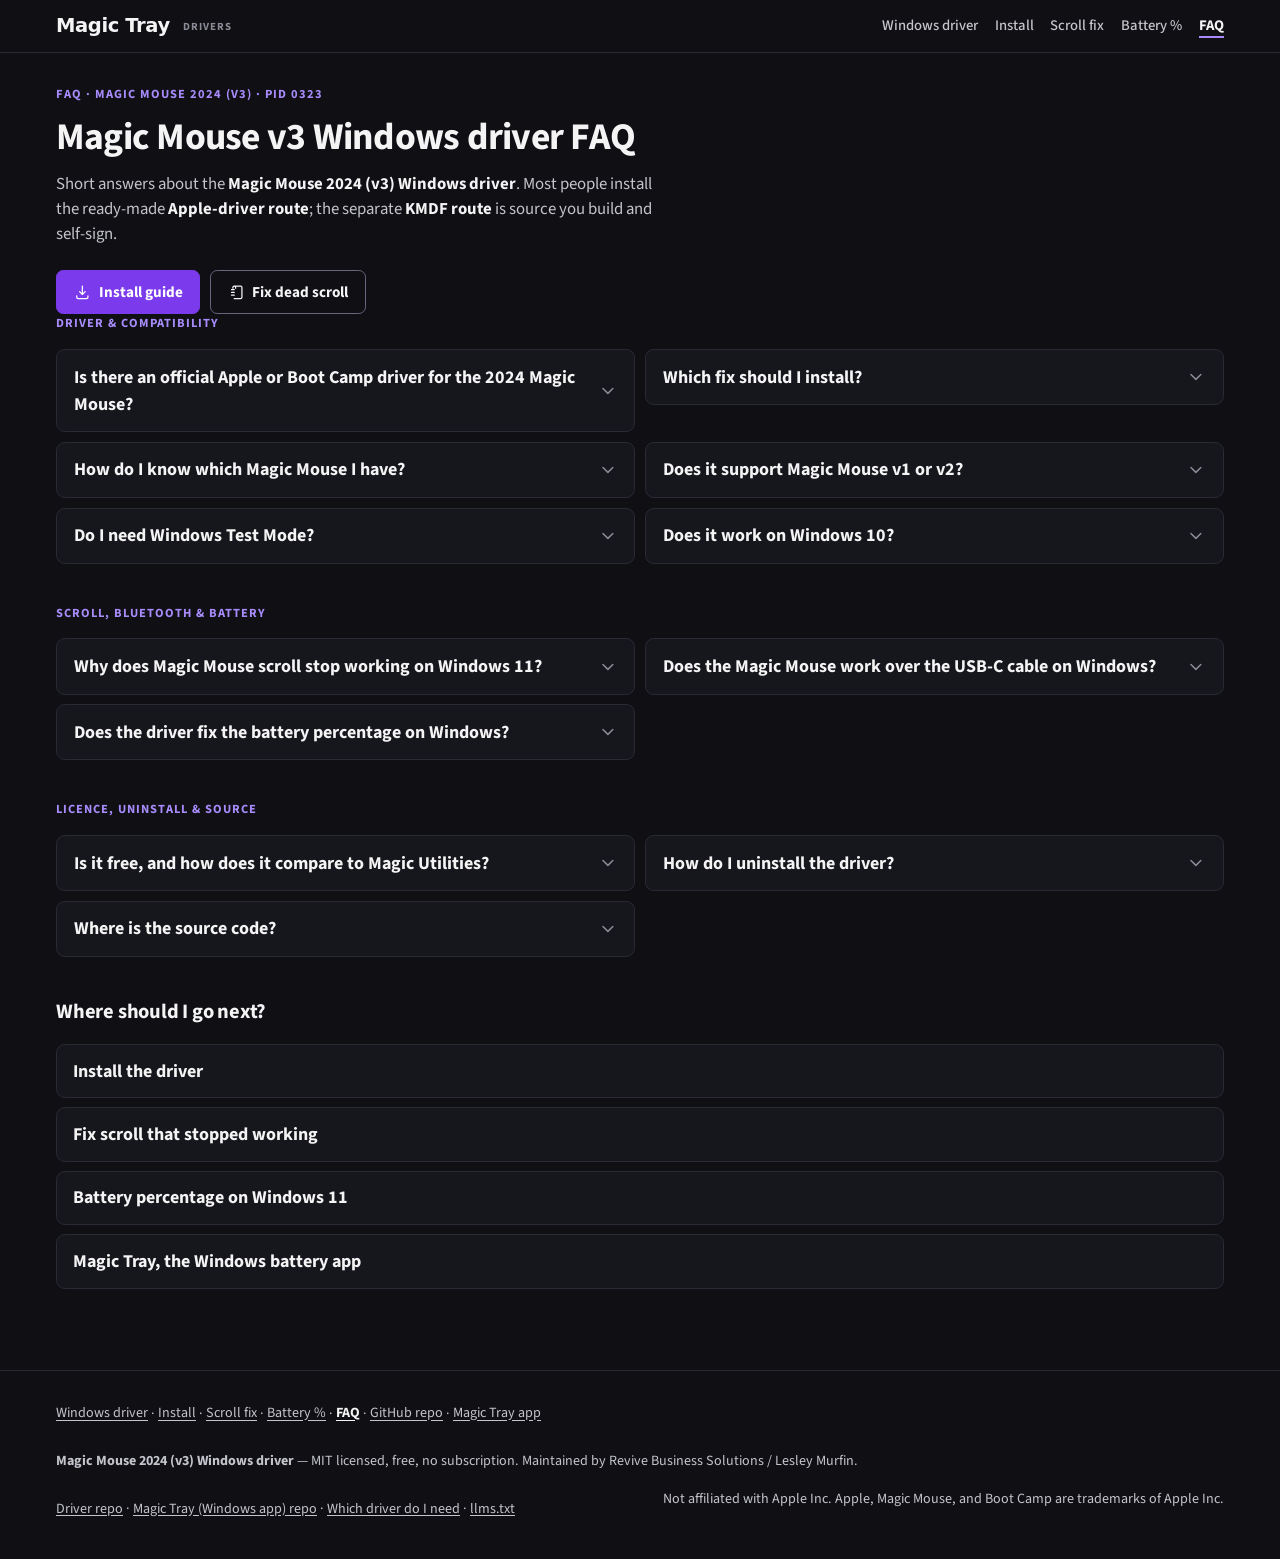
<file: docs/faq.html>
<!DOCTYPE html>
<html lang="en">
<head>
  <meta charset="utf-8">
  <meta name="viewport" content="width=device-width, initial-scale=1">
  <title>Magic Mouse v3 Windows Driver FAQ</title>
  <meta name="description" content="Answers about the Magic Mouse 2024 (v3) Windows driver: no Apple driver exists, Boot Camp lacks PID 0323, why scroll dies, the ready-made Apple-driver route, the build-it-yourself KMDF route, and battery.">
  <link rel="canonical" href="https://drivers.magictray.app/faq.html">
  <meta name="robots" content="index,follow,max-snippet:-1,max-image-preview:large,max-video-preview:-1">
  <link rel="describedby" href="https://drivers.magictray.app/llms.txt">
  <meta property="og:type" content="website">
  <meta property="og:site_name" content="Magic Mouse v3 Windows Driver">
  <meta property="og:locale" content="en_US">
  <meta property="og:title" content="Magic Mouse v3 Windows driver FAQ">
  <meta property="og:description" content="No Apple driver exists for the 2024 Magic Mouse. Boot Camp has no PID 0323 entry. The Apple-driver route installs today and needs no Test Mode; the separate KMDF route is source you build and self-sign, which does need Test Mode.">
  <meta property="og:url" content="https://drivers.magictray.app/faq.html">
  <meta property="og:image" content="https://drivers.magictray.app/og.png">
  <meta property="og:image:width" content="1200">
  <meta property="og:image:height" content="630">
  <meta property="og:image:alt" content="Magic Mouse 2024 (v3) Windows driver &mdash; scroll fix for PID 0323">
  <meta name="twitter:card" content="summary_large_image">
  <link rel="icon" href="icon.svg" type="image/svg+xml">
  <link rel="apple-touch-icon" href="apple-touch-icon.png">
  <meta name="theme-color" content="#0f0f14">
  <link rel="stylesheet" href="site.css">
  <script type="application/ld+json">
  {
    "@context": "https://schema.org",
    "@graph": [
      {
        "@type": "Person",
        "@id": "https://magictray.app/#person",
        "name": "Lesley Murfin",
        "url": "https://github.com/LesleyMurfin",
        "sameAs": [
          "https://github.com/LesleyMurfin"
        ]
      },
      {
        "@type": "SoftwareApplication",
        "@id": "https://magictray.app/#app",
        "name": "Magic Tray",
        "alternateName": [
          "Magic Tray for Windows",
          "MagicMouseTray"
        ],
        "applicationCategory": "UtilitiesApplication",
        "applicationSubCategory": "Windows system tray utility",
        "operatingSystem": "Windows 10, Windows 11",
        "processorRequirements": "x64",
        "softwareVersion": "1.1.0",
        "url": "https://magictray.app/",
        "downloadUrl": "https://github.com/LesleyMurfin/magic-tray/releases/latest",
        "sameAs": [
          "https://github.com/LesleyMurfin/magic-tray"
        ],
        "isAccessibleForFree": true,
        "offers": {
          "@type": "Offer",
          "price": "0",
          "priceCurrency": "USD"
        },
        "author": {
          "@id": "https://magictray.app/#person"
        },
        "publisher": {
          "@id": "https://magictray.app/#person"
        },
        "description": "Free Windows 10 and Windows 11 system tray app. It shows Apple Magic Mouse, Magic Keyboard and Magic Trackpad battery percent next to the clock.",
        "disambiguatingDescription": "Magic Tray is downloadable Windows software. It is not a physical desk tray, stand, or 3D-printed cradle for Apple keyboards and trackpads."
      },
      {
        "@type": "WebPage",
        "@id": "https://drivers.magictray.app/faq.html#webpage",
        "url": "https://drivers.magictray.app/faq.html",
        "name": "Magic Mouse v3 Windows Driver FAQ",
        "description": "Answers about the Magic Mouse 2024 (v3) Windows driver: no Apple driver exists, Boot Camp lacks PID 0323, why scroll dies, the shipped Apple-driver route, KMDF development status, and battery.",
        "isPartOf": {
          "@id": "https://drivers.magictray.app/#website"
        },
        "about": {
          "@id": "https://magictray.app/#app"
        },
        "primaryImageOfPage": {
          "@type": "ImageObject",
          "@id": "https://drivers.magictray.app/faq.html#primaryimage",
          "url": "https://drivers.magictray.app/og.png",
          "width": 1200,
          "height": 630
        },
        "breadcrumb": {
          "@id": "https://drivers.magictray.app/faq.html#breadcrumb"
        },
        "datePublished": "2026-05-01",
        "dateModified": "2026-09-22",
        "inLanguage": "en",
        "publisher": {
          "@id": "https://magictray.app/#person"
        }
      },
      {
        "@type": "BreadcrumbList",
        "@id": "https://drivers.magictray.app/faq.html#breadcrumb",
        "itemListElement": [
          {
            "@type": "ListItem",
            "position": 1,
            "name": "Windows driver",
            "item": "https://drivers.magictray.app/"
          },
          {
            "@type": "ListItem",
            "position": 2,
            "name": "FAQ",
            "item": "https://drivers.magictray.app/faq.html"
          }
        ]
      },
      {
        "@type": "FAQPage",
        "@id": "https://drivers.magictray.app/faq.html#faqpage",
        "name": "Magic Mouse v3 Windows driver FAQ",
        "inLanguage": "en",
        "isPartOf": {
          "@id": "https://drivers.magictray.app/#website"
        },
        "about": {
          "@id": "https://magictray.app/#app"
        },
        "mainEntity": [
          {
            "@type": "Question",
            "name": "Is there an official Apple or Boot Camp driver for the 2024 Magic Mouse?",
            "acceptedAnswer": {
              "@type": "Answer",
              "text": "No. Apple never shipped a Windows driver for the 2024 Magic Mouse, and its Bluetooth PID 0323 does not appear in Apple's Boot Camp INF, so Windows never binds Apple's driver to it. Boot Camp is not a working answer on the older models either: Apple's installer refuses to run on non-Apple hardware, and even with applewirelessmouse.sys present on disk, Windows will not attach it until something registers it as a lower filter on the device. That registration is what the Apple-driver route here does."
            }
          },
          {
            "@type": "Question",
            "name": "Which fix should I install?",
            "acceptedAnswer": {
              "@type": "Answer",
              "text": "Install the Apple-driver route (v1-binary-patch/) unless you want to build a kernel driver yourself. It registers Apple's own unmodified signed driver, needs no Windows Test Mode, and supports 0x030D, 0x0269, 0x0310 and 0x0323. The separate KMDF route (v2-kmdf-driver/) ships as 2.0.4.6 C source with its INF and build/sign scripts, which the project has not built or signed: you compile it with the WDK and sign it with a certificate you generate, so it requires Test Mode. Never install the two together."
            }
          },
          {
            "@type": "Question",
            "name": "How do I know which Magic Mouse I have?",
            "acceptedAnswer": {
              "@type": "Answer",
              "text": "Check the Hardware Ids: Device Manager, Human Interface Devices, Apple Magic Mouse, Properties, Details, Hardware Ids. PID_0323 is the 2024 model, v3, and its charge port is USB-C. PID_030D is v1, PID_0269 is Magic Mouse 2 with a Lightning port, and PID_0310 is the v2-alt identifier. All four are supported by the Apple-driver route; the KMDF route covers 0x0323 only."
            }
          },
          {
            "@type": "Question",
            "name": "Does it support Magic Mouse v1 or v2?",
            "acceptedAnswer": {
              "@type": "Answer",
              "text": "Yes, through the Apple-driver route. Its installer in v1-binary-patch/ supports v1 0x030D, v2 0x0269, v2-alt 0x0310 and v3 0x0323, and it was verified on a real paired v1 sitting alongside a v3 on the same PC. It is the approach sbagirici proved on v1 and v2. The PID lookup table spells out which route you need."
            }
          },
          {
            "@type": "Question",
            "name": "Do I need Windows Test Mode?",
            "acceptedAnswer": {
              "@type": "Answer",
              "text": "It depends on the route. The Apple-driver route ships Apple's own signed binary unmodified and installs no catalog, so it needs no Test Mode - although confirmation on a machine with test signing switched off remains tracked as issue 20. The KMDF route does need Test Mode, with Secure Boot and memory integrity off, because you sign that driver with a certificate you generate yourself."
            }
          },
          {
            "@type": "Question",
            "name": "Does it work on Windows 10?",
            "acceptedAnswer": {
              "@type": "Answer",
              "text": "Yes, on Windows 10 build 14393 or later, x64 only. Windows 11 is supported on any build. There is no 32-bit or Arm package."
            }
          },
          {
            "@type": "Question",
            "name": "Why does Magic Mouse scroll stop working on Windows 11?",
            "acceptedAnswer": {
              "@type": "Answer",
              "text": "After a Bluetooth idle disconnect, DeviceSetupManager property synchronization can collapse the mouse's HID collections, Mode A to Mode B. The cursor keeps working and scroll dies, and it does not recover on its own."
            }
          },
          {
            "@type": "Question",
            "name": "Does the Magic Mouse work over the USB-C cable on Windows?",
            "acceptedAnswer": {
              "@type": "Answer",
              "text": "The USB-C port on the underside is for charging. The mouse connects for input over Bluetooth, and the shipped Apple-driver route targets that Bluetooth HID path, so plugging in the cable is not a workaround for dead scroll."
            }
          },
          {
            "@type": "Question",
            "name": "Does the driver fix the battery percentage on Windows?",
            "acceptedAnswer": {
              "@type": "Answer",
              "text": "The Apple-driver route does not read battery itself; the free Magic Tray Windows app does. It briefly removes applewirelessmouse from the mouse's LowerFilters to expose the COL02 collection, reads HID input report 0x90 there, then restores the filter, so two-finger scroll is unavailable for a few seconds. The KMDF driver reads report 0x90 on COL02 directly, with no filter change. Battery on Magic Mouse v1 0x030D, v2 0x0269 and v2-alt 0x0310 is not yet characterised."
            }
          },
          {
            "@type": "Question",
            "name": "Is it free, and how does it compare to Magic Utilities?",
            "acceptedAnswer": {
              "@type": "Answer",
              "text": "It is free and MIT licensed, with no subscription, and it is maintained by Revive Business Solutions / Lesley Murfin. Magic Utilities is separate paid software sold on subscription. This project targets the Magic Mouse scroll bug on Windows, and the battery percentage side is handled by the free Magic Tray Windows app."
            }
          },
          {
            "@type": "Question",
            "name": "How do I uninstall the driver?",
            "acceptedAnswer": {
              "@type": "Answer",
              "text": "For the Apple-driver route, run installer\\Uninstall-MagicMousePatch.ps1 as administrator; it removes applewirelessmouse from LowerFilters, deletes the service key, restores the backup, and prompts for a reboot. If you built and installed the KMDF route yourself, run v2-kmdf-driver\\Uninstall-KMDF.cmd, which removes the published MagicMouseDriver-kmdf-204-scroll.inf package."
            }
          },
          {
            "@type": "Question",
            "name": "Where is the source code?",
            "acceptedAnswer": {
              "@type": "Answer",
              "text": "On GitHub at github.com/LesleyMurfin/magic-mouse-v3-windows-fix, MIT licensed. The ready-made Apple-driver route is in v1-binary-patch; the KMDF route is in v2-kmdf-driver, which holds the complete C source, INF and build/sign scripts at 2.0.4.6, not built or signed. Download the repository itself to get either one - there are no separate release downloads."
            }
          }
        ]
      }
    ]
  }
  </script>
</head>
<body>
  <a class="skip" href="#content">Skip to content</a>
  <header class="site-header">
    <div class="bar">
      <a class="brand" href="https://magictray.app/">Magic Tray <small>Drivers</small></a>
      <nav aria-label="Site">
        <a href="./">Windows driver</a>
        <a href="install.html">Install</a>
        <a href="scroll-fix.html">Scroll fix</a>
        <a href="battery.html">Battery %</a>
        <a href="faq.html" aria-current="page">FAQ</a>
      </nav>
    </div>
  </header>
  <main id="content" tabindex="-1">
    <div class="wrap">
      <p class="kicker">FAQ &middot; Magic Mouse 2024 (v3) &middot; PID 0323</p>
      <h1>Magic Mouse v3 Windows driver FAQ</h1>
      <p class="lead">Short answers about the <strong>Magic Mouse 2024 (v3) Windows driver</strong>. Most people install the ready-made <strong>Apple-driver route</strong>; the separate <strong>KMDF route</strong> is source you build and self-sign.</p>
      <p class="cta">
        <a class="btn primary" href="install.html#choose"><svg class="icon" aria-hidden="true"><use href="img/icons.svg#download"/></svg> Install guide</a>
        <a class="btn ghost" href="scroll-fix.html"><svg class="icon" aria-hidden="true"><use href="img/icons.svg#scroll"/></svg> Fix dead scroll</a>
      </p>

      <section>
        <h2 class="kicker">Driver &amp; compatibility</h2>
        <div class="accordion two-col">
          <details>
            <summary>Is there an official Apple or Boot Camp driver for the 2024 Magic Mouse? <svg class="icon chev" aria-hidden="true"><use href="img/icons.svg#chevron-down"/></svg></summary>
            <div class="a-body">
              <p>No. Apple never shipped a Windows driver for the 2024 Magic Mouse, and its Bluetooth PID <code>0323</code> does not appear in Apple&rsquo;s Boot Camp INF, so Windows never binds Apple&rsquo;s driver to it. Boot Camp is not a working answer on the older models either: Apple&rsquo;s installer refuses to run on non-Apple hardware, and even with <code>applewirelessmouse.sys</code> present on disk, Windows will not attach it until something registers it as a lower filter on the device. That registration is what the <a href="install.html#apple-route">Apple-driver route</a> here does.</p>
            </div>
          </details>
          <details>
            <summary>Which fix should I install? <svg class="icon chev" aria-hidden="true"><use href="img/icons.svg#chevron-down"/></svg></summary>
            <div class="a-body">
              <p>Install the <strong>Apple-driver route</strong> (<code>v1-binary-patch/</code>) unless you want to build a kernel driver yourself. It registers Apple&rsquo;s own unmodified signed driver, needs <strong>no Windows Test Mode</strong>, and supports <code>0x030D</code>, <code>0x0269</code>, <code>0x0310</code> and <code>0x0323</code>. The separate <strong>KMDF route</strong> (<code>v2-kmdf-driver/</code>) ships as 2.0.4.6 C source with its INF and build/sign scripts, which the project has not built or signed: you compile it with the WDK and sign it with a certificate you generate, so it <strong>does require Test Mode</strong>. Never install the two together.</p>
            </div>
          </details>
          <details>
            <summary>How do I know which Magic Mouse I have? <svg class="icon chev" aria-hidden="true"><use href="img/icons.svg#chevron-down"/></svg></summary>
            <div class="a-body">
              <p>Check the Hardware Ids: Device Manager &rarr; Human Interface Devices &rarr; Apple Magic Mouse &rarr; Properties &rarr; Details &rarr; Hardware Ids. <code>PID_0323</code> is the 2024 model, v3, and its charge port is USB-C. <code>PID_030D</code> is v1, <code>PID_0269</code> is Magic Mouse 2 with a Lightning port, and <code>PID_0310</code> is the v2-alt identifier. All four are supported by the Apple-driver route; the KMDF route covers <code>0x0323</code> only.</p>
            </div>
          </details>
          <details>
            <summary>Does it support Magic Mouse v1 or v2? <svg class="icon chev" aria-hidden="true"><use href="img/icons.svg#chevron-down"/></svg></summary>
            <div class="a-body">
              <p>Yes, through the <a href="install.html#apple-route">Apple-driver route</a>. Its installer in <code>v1-binary-patch/</code> supports v1 <code>0x030D</code>, v2 <code>0x0269</code>, v2-alt <code>0x0310</code> and v3 <code>0x0323</code>, and it was verified on a real paired v1 sitting alongside a v3 on the same PC. It is the approach <a href="https://github.com/sbagirici/apple-magic-mouse-scroll-fix-windows">sbagirici proved on v1 and v2</a>. The <a href="scroll-fix.html#which-mouse">PID lookup table</a> spells out which route you need.</p>
            </div>
          </details>
          <details>
            <summary>Do I need Windows Test Mode? <svg class="icon chev" aria-hidden="true"><use href="img/icons.svg#chevron-down"/></svg></summary>
            <div class="a-body">
              <p>It depends on the route. The <strong>Apple-driver route</strong> ships Apple&rsquo;s own signed binary unmodified and installs no catalog, so it needs <strong>no Test Mode</strong> &mdash; although confirmation on a machine with test signing switched off remains <a href="https://github.com/LesleyMurfin/magic-mouse-v3-windows-fix/issues/20">tracked as issue 20</a>. The <strong>KMDF route does need Test Mode</strong>, with Secure Boot and memory integrity off, because you sign that driver with a certificate you generate yourself. Do not enable Test Mode casually, and never on a machine you do not control.</p>
            </div>
          </details>
          <details>
            <summary>Does it work on Windows 10? <svg class="icon chev" aria-hidden="true"><use href="img/icons.svg#chevron-down"/></svg></summary>
            <div class="a-body">
              <p>Yes, on Windows 10 build 14393 or later, x64 only. Windows 11 is supported on any build. There is no 32-bit or Arm package.</p>
            </div>
          </details>
        </div>
      </section>

      <section>
        <h2 class="kicker">Scroll, Bluetooth &amp; battery</h2>
        <div class="accordion two-col">
          <details>
            <summary>Why does Magic Mouse scroll stop working on Windows 11? <svg class="icon chev" aria-hidden="true"><use href="img/icons.svg#chevron-down"/></svg></summary>
            <div class="a-body">
              <p>After a Bluetooth idle disconnect, DeviceSetupManager property synchronization can collapse the mouse&rsquo;s HID collections, Mode A to Mode B. The cursor keeps working and scroll dies, and it does not recover on its own. Full explanation: <a href="scroll-fix.html">Magic Mouse 2024 (v3) scroll not working on Windows 11</a>.</p>
            </div>
          </details>
          <details>
            <summary>Does the Magic Mouse work over the USB-C cable on Windows? <svg class="icon chev" aria-hidden="true"><use href="img/icons.svg#chevron-down"/></svg></summary>
            <div class="a-body">
              <p>The USB-C port on the underside is for charging. The mouse connects for input over Bluetooth, and the shipped Apple-driver route targets that Bluetooth HID path, so plugging in the cable is not a workaround for dead scroll.</p>
            </div>
          </details>
          <details>
            <summary>Does the driver fix the battery percentage on Windows? <svg class="icon chev" aria-hidden="true"><use href="img/icons.svg#chevron-down"/></svg></summary>
            <div class="a-body">
              <p>The Apple-driver route does not read battery itself &mdash; the free <a href="https://magictray.app/">Magic Tray (Windows app)</a> does. It briefly removes <code>applewirelessmouse</code> from the mouse&rsquo;s <code>LowerFilters</code> to expose the <code>COL02</code> collection, reads HID input report <code>0x90</code> there, then restores the filter, so two-finger scroll is unavailable for a few seconds. The KMDF driver reads report <code>0x90</code> on <code>COL02</code> directly, with no filter change. Battery on Magic Mouse v1 <code>0x030D</code>, v2 <code>0x0269</code> and v2-alt <code>0x0310</code> is <strong>not yet characterised</strong>.</p>
            </div>
          </details>
        </div>
      </section>

      <section>
        <h2 class="kicker">Licence, uninstall &amp; source</h2>
        <div class="accordion two-col">
          <details>
            <summary>Is it free, and how does it compare to Magic Utilities? <svg class="icon chev" aria-hidden="true"><use href="img/icons.svg#chevron-down"/></svg></summary>
            <div class="a-body">
              <p>It is free and MIT licensed, with no subscription, and it is maintained by Revive Business Solutions / Lesley Murfin. Magic Utilities is separate paid software sold on subscription. This project targets the Magic Mouse scroll bug on Windows, and the battery percentage side is handled by the free <a href="https://magictray.app/">Magic Tray (Windows app)</a>.</p>
            </div>
          </details>
          <details>
            <summary>How do I uninstall the driver? <svg class="icon chev" aria-hidden="true"><use href="img/icons.svg#chevron-down"/></svg></summary>
            <div class="a-body">
              <p>For the <strong>Apple-driver route</strong>, run <code>installer\Uninstall-MagicMousePatch.ps1</code> as administrator: it removes <code>applewirelessmouse</code> from <code>LowerFilters</code>, deletes the service key, restores the backed-up driver, and prompts for a reboot. If you built and installed the <strong>KMDF route</strong> yourself, run <code>v2-kmdf-driver\Uninstall-KMDF.cmd</code>, which removes the published <code>MagicMouseDriver-kmdf-204-scroll.inf</code> package.</p>
            </div>
          </details>
          <details>
            <summary>Where is the source code? <svg class="icon chev" aria-hidden="true"><use href="img/icons.svg#chevron-down"/></svg></summary>
            <div class="a-body">
              <p>On GitHub at <a href="https://github.com/LesleyMurfin/magic-mouse-v3-windows-fix">github.com/LesleyMurfin/magic-mouse-v3-windows-fix</a>, MIT licensed. The ready-made Apple-driver route is in <code>v1-binary-patch</code>; the KMDF route is in <code>v2-kmdf-driver</code>, which holds the complete C source, INF and build/sign scripts at 2.0.4.6, not built or signed. Download the repository itself to get either one &mdash; there are no separate release downloads.</p>
            </div>
          </details>
        </div>
      </section>

      <section>
        <h2>Where should I go next?</h2>
        <ul class="pick">
          <li><a href="install.html#apple-route">Install the driver</a></li>
          <li><a href="scroll-fix.html">Fix scroll that stopped working</a></li>
          <li><a href="battery.html">Battery percentage on Windows 11</a></li>
          <li><a href="https://magictray.app/">Magic Tray, the Windows battery app</a></li>
        </ul>
      </section>
    </div>
  </main>
  <footer class="site-footer">
    <div class="bar">
      <nav aria-label="All pages">
        <p>
          <a href="./">Windows driver</a>
          ·
          <a href="install.html">Install</a>
          ·
          <a href="scroll-fix.html">Scroll fix</a>
          ·
          <a href="battery.html">Battery %</a>
          ·
          <a href="faq.html" aria-current="page">FAQ</a>
          ·
          <a href="https://github.com/LesleyMurfin/magic-mouse-v3-windows-fix">GitHub repo</a>
          ·
          <a href="https://magictray.app/">Magic Tray app</a>
        </p>
      </nav>
      <p><strong>Magic Mouse 2024 (v3) Windows driver</strong> — MIT licensed, free, no subscription. Maintained by Revive Business Solutions / Lesley Murfin.</p>
      <p>
        <a href="https://github.com/LesleyMurfin/magic-mouse-v3-windows-fix">Driver repo</a>
        ·
        <a href="https://github.com/LesleyMurfin/magic-tray">Magic Tray (Windows app) repo</a>
        ·
        <a href="https://magictray.app/drivers.html">Which driver do I need</a>
        ·
        <a href="llms.txt">llms.txt</a>
      </p>
      <p>Not affiliated with Apple Inc. Apple, Magic Mouse, and Boot Camp are trademarks of Apple Inc.</p>
    </div>
  </footer>
</body>
</html>
</file>
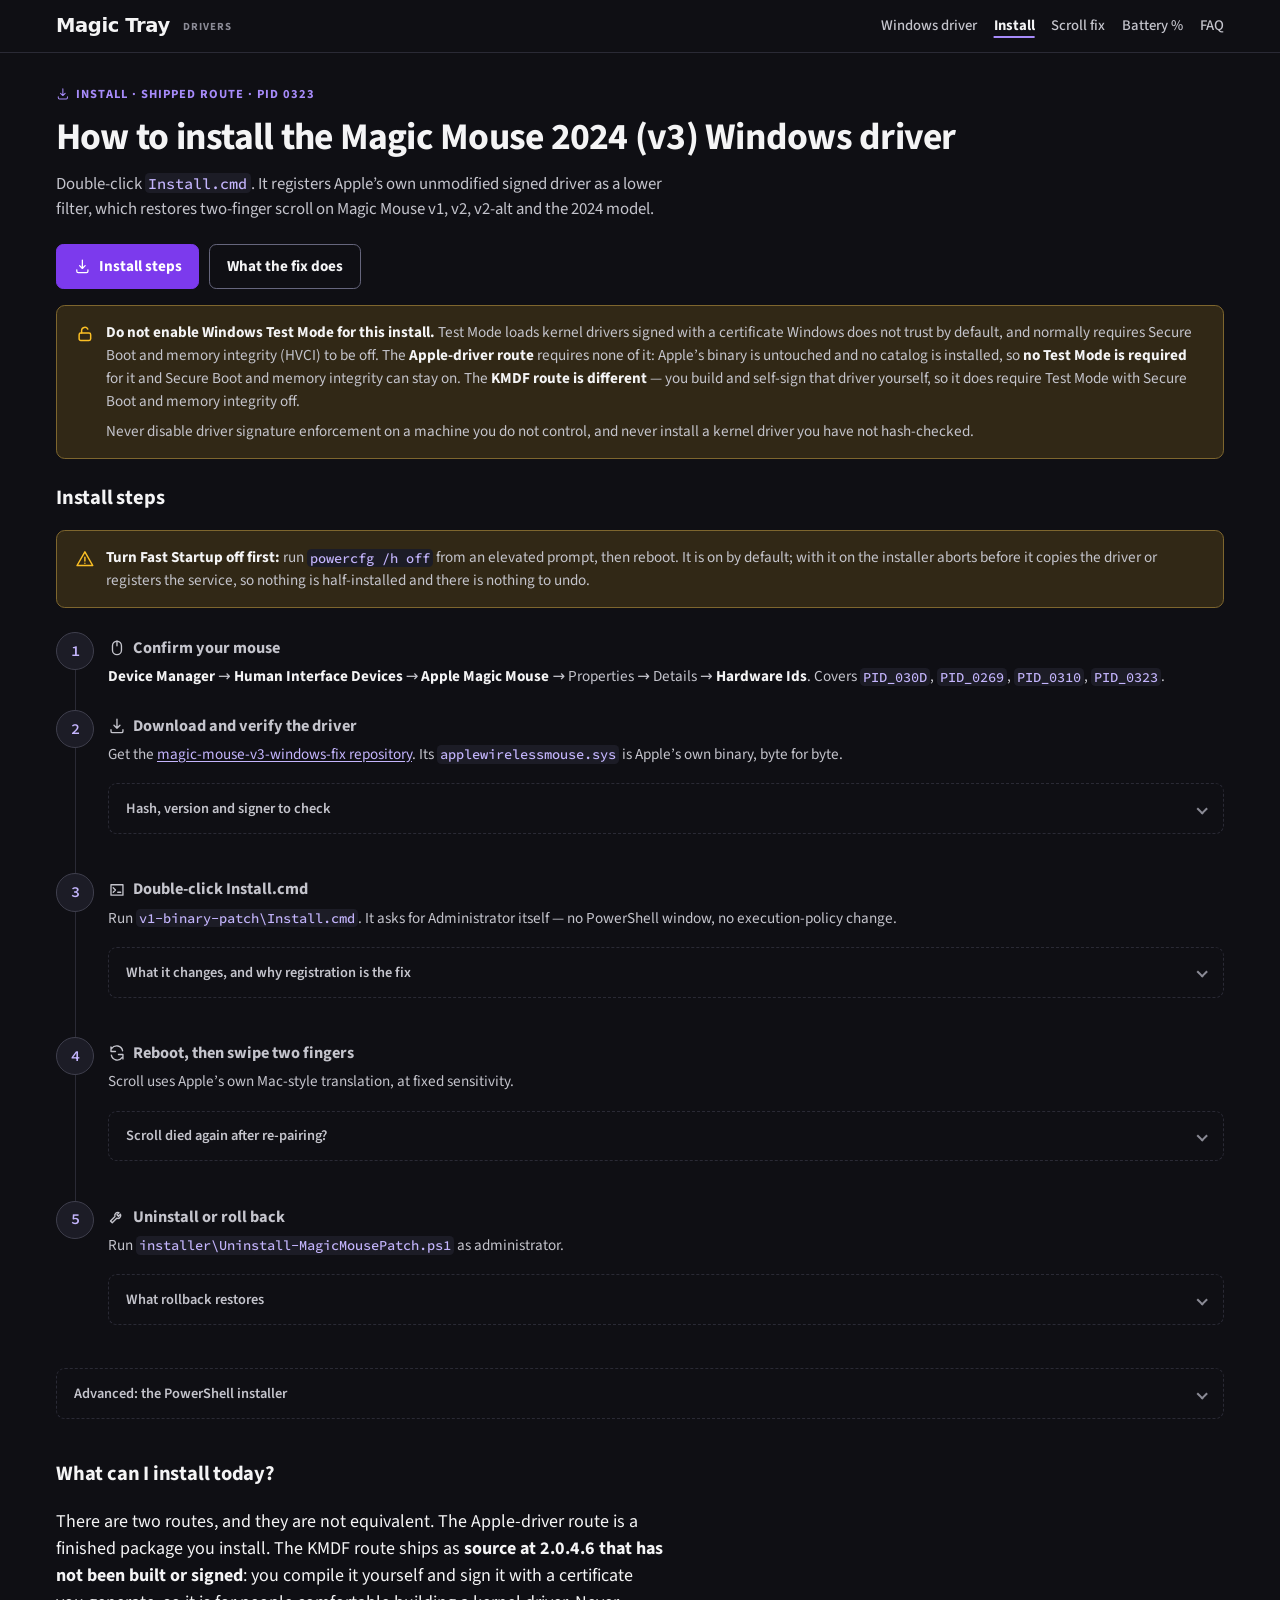
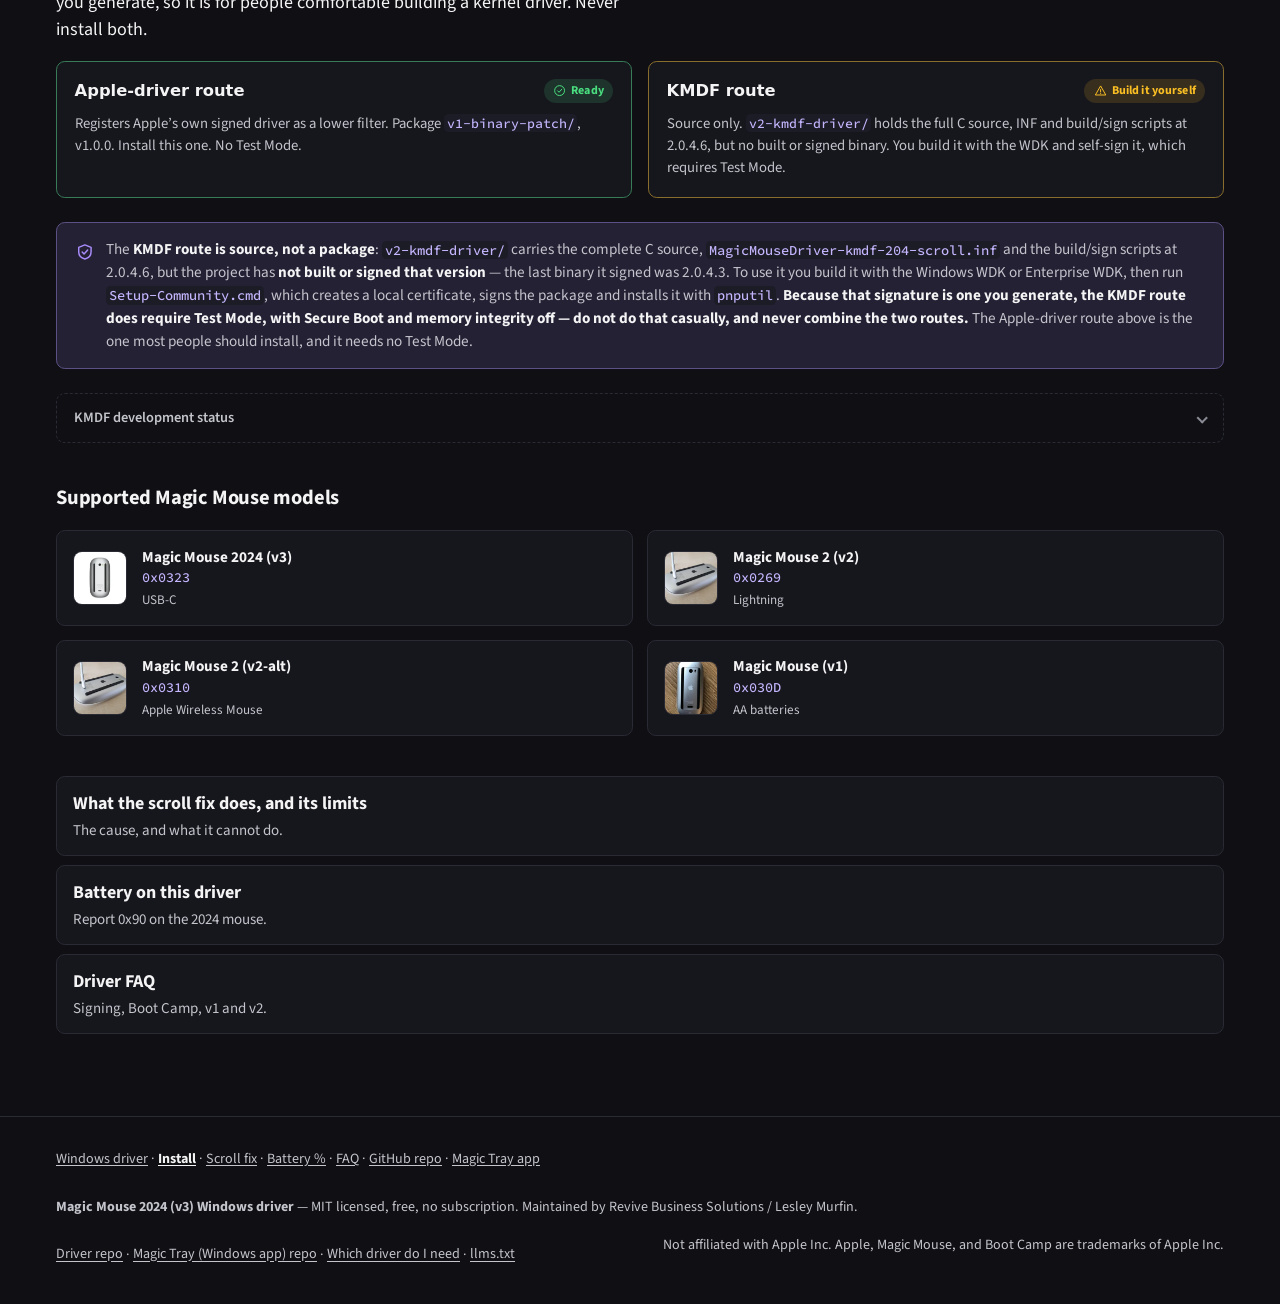
<file: docs/install.html>
<!DOCTYPE html>
<html lang="en">
<head>
  <meta charset="utf-8">
  <meta name="viewport" content="width=device-width, initial-scale=1">
  <title>Install Magic Mouse 2024 (v3) Windows Driver</title>
  <meta name="description" content="Install the Apple-driver route for the Magic Mouse scroll fix: download the project, then double-click Install.cmd. That route needs no Test Mode. The separate KMDF route ships as source you build and self-sign, and it does need Test Mode.">
  <link rel="canonical" href="https://drivers.magictray.app/install.html">
  <meta name="robots" content="index,follow,max-snippet:-1,max-image-preview:large,max-video-preview:-1">
  <link rel="describedby" href="https://drivers.magictray.app/llms.txt">
  <meta property="og:type" content="website">
  <meta property="og:site_name" content="Magic Mouse v3 Windows Driver">
  <meta property="og:locale" content="en_US">
  <meta property="og:title" content="How to install the Magic Mouse 2024 (v3) Windows driver">
  <meta property="og:description" content="Install the Apple-driver route: download the project, then double-click Install.cmd. No Test Mode is required for it. The separate KMDF route ships as source you build and self-sign, which does require Test Mode.">
  <meta property="og:url" content="https://drivers.magictray.app/install.html">
  <meta property="og:image" content="https://drivers.magictray.app/og.png">
  <meta property="og:image:width" content="1200">
  <meta property="og:image:height" content="630">
  <meta property="og:image:alt" content="Magic Mouse 2024 (v3) Windows driver &mdash; scroll fix for PID 0323">
  <meta name="twitter:card" content="summary_large_image">
  <link rel="icon" href="icon.svg" type="image/svg+xml">
  <link rel="apple-touch-icon" href="apple-touch-icon.png">
  <meta name="theme-color" content="#0f0f14">
  <link rel="stylesheet" href="site.css">
  <script type="application/ld+json">
  {
    "@context": "https://schema.org",
    "@graph": [
      {
        "@type": "Person",
        "@id": "https://magictray.app/#person",
        "name": "Lesley Murfin",
        "url": "https://github.com/LesleyMurfin",
        "sameAs": [
          "https://github.com/LesleyMurfin"
        ]
      },
      {
        "@type": "SoftwareApplication",
        "@id": "https://magictray.app/#app",
        "name": "Magic Tray",
        "alternateName": [
          "Magic Tray for Windows",
          "MagicMouseTray"
        ],
        "applicationCategory": "UtilitiesApplication",
        "applicationSubCategory": "Windows system tray utility",
        "operatingSystem": "Windows 10, Windows 11",
        "processorRequirements": "x64",
        "softwareVersion": "1.1.0",
        "url": "https://magictray.app/",
        "downloadUrl": "https://github.com/LesleyMurfin/magic-tray/releases/latest",
        "sameAs": [
          "https://github.com/LesleyMurfin/magic-tray"
        ],
        "isAccessibleForFree": true,
        "offers": {
          "@type": "Offer",
          "price": "0",
          "priceCurrency": "USD"
        },
        "author": {
          "@id": "https://magictray.app/#person"
        },
        "publisher": {
          "@id": "https://magictray.app/#person"
        },
        "description": "Free Windows 10 and Windows 11 system tray app. It shows Apple Magic Mouse, Magic Keyboard and Magic Trackpad battery percent next to the clock.",
        "disambiguatingDescription": "Magic Tray is downloadable Windows software. It is not a physical desk tray, stand, or 3D-printed cradle for Apple keyboards and trackpads."
      },
      {
        "@type": "WebPage",
        "@id": "https://drivers.magictray.app/install.html#webpage",
        "url": "https://drivers.magictray.app/install.html",
        "name": "Install Magic Mouse 2024 (v3) Windows Driver",
        "description": "Install the Apple-driver route for the Magic Mouse scroll fix: download the project, then double-click Install.cmd. No Windows Test Mode is needed for that route. The separate KMDF route ships as source you build and self-sign, and it does require Test Mode.",
        "isPartOf": {
          "@id": "https://drivers.magictray.app/#website"
        },
        "about": {
          "@id": "https://magictray.app/#app"
        },
        "primaryImageOfPage": {
          "@type": "ImageObject",
          "@id": "https://drivers.magictray.app/install.html#primaryimage",
          "url": "https://drivers.magictray.app/og.png",
          "width": 1200,
          "height": 630
        },
        "breadcrumb": {
          "@id": "https://drivers.magictray.app/install.html#breadcrumb"
        },
        "datePublished": "2026-05-01",
        "dateModified": "2026-09-22",
        "inLanguage": "en",
        "publisher": {
          "@id": "https://magictray.app/#person"
        }
      },
      {
        "@type": "BreadcrumbList",
        "@id": "https://drivers.magictray.app/install.html#breadcrumb",
        "itemListElement": [
          {
            "@type": "ListItem",
            "position": 1,
            "name": "Windows driver",
            "item": "https://drivers.magictray.app/"
          },
          {
            "@type": "ListItem",
            "position": 2,
            "name": "Install",
            "item": "https://drivers.magictray.app/install.html"
          }
        ]
      },
      {
        "@type": "HowTo",
        "@id": "https://drivers.magictray.app/install.html#howto-apple",
        "name": "How to install the Apple-driver route for Magic Mouse scroll on Windows",
        "description": "Register Apple's own unmodified applewirelessmouse.sys as a lower filter so two-finger scroll works on Magic Mouse v1 (0x030D), v2 (0x0269), v2-alt (0x0310) and the 2024 model (0x0323). No Windows Test Mode is required. Fast Startup must be off first: run powercfg /h off and reboot.",
        "inLanguage": "en",
        "isPartOf": {
          "@id": "https://drivers.magictray.app/install.html#webpage"
        },
        "about": {
          "@id": "https://magictray.app/#app"
        },
        "step": [
          {
            "@type": "HowToStep",
            "position": 1,
            "name": "Check which Magic Mouse you have",
            "text": "Open Device Manager, expand Human Interface Devices, open Apple Magic Mouse, then Properties, Details, Hardware Ids. This route supports PID_030D, PID_0269, PID_0310 and PID_0323.",
            "url": "https://drivers.magictray.app/install.html#a-step-1"
          },
          {
            "@type": "HowToStep",
            "position": 2,
            "name": "Download the repository and verify the bundled Apple driver",
            "text": "Download the magic-mouse-v3-windows-fix repository from GitHub. The bundled applewirelessmouse.sys is Apple's binary, unmodified: SHA256 08F33D7E3ECE2C73950A9706F1C4C9057894EAEAF1C4FB355F261F3C2333378F, 78,424 bytes, file version 6.1.7700.0, Authenticode signature Valid, signer CN=Microsoft Windows Hardware Compatibility Publisher.",
            "url": "https://drivers.magictray.app/install.html#a-step-2"
          },
          {
            "@type": "HowToStep",
            "position": 3,
            "name": "Double-click Install.cmd",
            "text": "Double-click v1-binary-patch/Install.cmd. It asks for Administrator itself, uses the bundled Apple driver, and needs no PowerShell window and no execution-policy change. It copies the driver to System32\\drivers, creates the applewirelessmouse kernel service, adds applewirelessmouse to the device's LowerFilters, and restarts the Bluetooth HID device.",
            "url": "https://drivers.magictray.app/install.html#a-step-3"
          },
          {
            "@type": "HowToStep",
            "position": 4,
            "name": "Reboot and test two-finger scroll",
            "text": "Reboot to finish the install, then swipe two fingers on the glass surface. Scroll uses Apple's own Mac-style translation, and the sensitivity is fixed rather than tunable. Run Install.cmd again if you unpair and re-pair the mouse, because the filter is registered against the device InstanceId.",
            "url": "https://drivers.magictray.app/install.html#a-step-4"
          },
          {
            "@type": "HowToStep",
            "position": 5,
            "name": "Uninstall or roll back",
            "text": "Run installer\\Uninstall-MagicMousePatch.ps1 as administrator. It stops the applewirelessmouse service, restores the backed-up driver, removes applewirelessmouse from LowerFilters, deletes the service registry key, re-enables the device, and prompts for a reboot.",
            "url": "https://drivers.magictray.app/install.html#a-step-5"
          }
        ]
      }
    ]
  }
  </script>
</head>
<body>
  <a class="skip" href="#content">Skip to content</a>
  <header class="site-header">
    <div class="bar">
      <a class="brand" href="https://magictray.app/">Magic Tray <small>Drivers</small></a>
      <nav aria-label="Site">
        <a href="./">Windows driver</a>
        <a href="install.html" aria-current="page">Install</a>
        <a href="scroll-fix.html">Scroll fix</a>
        <a href="battery.html">Battery %</a>
        <a href="faq.html">FAQ</a>
      </nav>
    </div>
  </header>
  <main id="content" tabindex="-1">
    <div class="wrap">
      <p class="kicker"><svg class="icon" aria-hidden="true"><use href="img/icons.svg#download"/></svg> Install &middot; shipped route &middot; PID 0323</p>
      <h1>How to install the Magic Mouse 2024 (v3) Windows driver</h1>
      <p class="lead">Double-click <code>Install.cmd</code>. It registers Apple&rsquo;s own unmodified signed driver as a lower filter, which restores two-finger scroll on Magic Mouse v1, v2, v2-alt and the 2024 model.</p>
      <p class="cta">
        <a class="btn primary" href="#apple-route"><svg class="icon" aria-hidden="true"><use href="img/icons.svg#download"/></svg> Install steps</a>
        <a class="btn ghost" href="scroll-fix.html">What the fix does</a>
      </p>

      <div class="callout callout-warning">
        <svg class="icon" aria-hidden="true"><use href="img/icons.svg#lock-open"/></svg>
        <div>
          <p><strong>Do not enable Windows Test Mode for this install.</strong> Test Mode loads kernel drivers signed with a certificate Windows does not trust by default, and normally requires Secure Boot and memory integrity (HVCI) to be off. The <strong>Apple-driver route</strong> requires none of it: Apple&rsquo;s binary is untouched and no catalog is installed, so <strong>no Test Mode is required</strong> for it and Secure Boot and memory integrity can stay on. The <strong>KMDF route is different</strong> &mdash; you build and self-sign that driver yourself, so it does require Test Mode with Secure Boot and memory integrity off.</p>
          <p>Never disable driver signature enforcement on a machine you do not control, and never install a kernel driver you have not hash-checked.</p>
        </div>
      </div>

      <section id="apple-route">
        <h2>Install steps</h2>
        <div class="callout callout-warning">
          <svg class="icon" aria-hidden="true"><use href="img/icons.svg#warning-triangle"/></svg>
          <div><p><strong>Turn Fast Startup off first:</strong> run <code>powercfg /h off</code> from an elevated prompt, then reboot. It is on by default; with it on the installer aborts before it copies the driver or registers the service, so nothing is half-installed and there is nothing to undo.</p></div>
        </div>
        <ol class="stepper">
          <li class="step" id="a-step-1">
            <span class="num">1</span>
            <div class="body">
              <h3><svg class="icon" aria-hidden="true"><use href="img/icons.svg#mouse"/></svg> Confirm your mouse</h3>
              <p><strong>Device Manager</strong> &rarr; <strong>Human Interface Devices</strong> &rarr; <strong>Apple Magic Mouse</strong> &rarr; Properties &rarr; Details &rarr; <strong>Hardware Ids</strong>. Covers <code>PID_030D</code>, <code>PID_0269</code>, <code>PID_0310</code>, <code>PID_0323</code>.</p>
            </div>
          </li>
          <li class="step" id="a-step-2">
            <span class="num">2</span>
            <div class="body">
              <h3><svg class="icon" aria-hidden="true"><use href="img/icons.svg#download"/></svg> Download and verify the driver</h3>
              <p>Get the <a href="https://github.com/LesleyMurfin/magic-mouse-v3-windows-fix">magic-mouse-v3-windows-fix repository</a>. Its <code>applewirelessmouse.sys</code> is Apple&rsquo;s own binary, byte for byte.</p>
              <details class="tech">
                <summary>Hash, version and signer to check</summary>
                <p>SHA256 <code>08F33D7E3ECE2C73950A9706F1C4C9057894EAEAF1C4FB355F261F3C2333378F</code>, 78,424 bytes, file version 6.1.7700.0, Authenticode signature <strong>Valid</strong>, signer <code>CN=Microsoft Windows Hardware Compatibility Publisher</code>. Check it with <code>Get-FileHash -Algorithm SHA256 applewirelessmouse.sys</code> and <code>Get-AuthenticodeSignature applewirelessmouse.sys</code>.</p>
              </details>
            </div>
          </li>
          <li class="step" id="a-step-3">
            <span class="num">3</span>
            <div class="body">
              <h3><svg class="icon" aria-hidden="true"><use href="img/icons.svg#terminal"/></svg> Double-click Install.cmd</h3>
              <p>Run <code>v1-binary-patch\Install.cmd</code>. It asks for Administrator itself &mdash; no PowerShell window, no execution-policy change.</p>
              <details class="tech">
                <summary>What it changes, and why registration is the fix</summary>
                <p>It copies Apple&rsquo;s <code>.sys</code> into <code>System32\drivers</code>, creates the <code>applewirelessmouse</code> kernel service, adds <code>applewirelessmouse</code> to the device&rsquo;s <code>LowerFilters</code>, and restarts the Bluetooth HID device. Nothing Apple shipped is modified &mdash; the fix is registration, the approach <a href="https://github.com/sbagirici/apple-magic-mouse-scroll-fix-windows">sbagirici proved on Magic Mouse v1 and v2</a>. Apple&rsquo;s Boot Camp installer cannot do it: it refuses to run on non-Apple hardware, and even with the file present Windows will not attach the filter until something registers it.</p>
              </details>
            </div>
          </li>
          <li class="step" id="a-step-4">
            <span class="num">4</span>
            <div class="body">
              <h3><svg class="icon" aria-hidden="true"><use href="img/icons.svg#restart"/></svg> Reboot, then swipe two fingers</h3>
              <p>Scroll uses Apple&rsquo;s own Mac-style translation, at fixed sensitivity.</p>
              <details class="tech">
                <summary>Scroll died again after re-pairing?</summary>
                <p>The filter is registered against the device InstanceId, so unpairing and re-pairing breaks it: run <code>Install.cmd</code> again. Background: <a href="scroll-fix.html">why Magic Mouse scroll stops working on Windows 11</a>.</p>
              </details>
            </div>
          </li>
          <li class="step" id="a-step-5">
            <span class="num">5</span>
            <div class="body">
              <h3><svg class="icon" aria-hidden="true"><use href="img/icons.svg#wrench"/></svg> Uninstall or roll back</h3>
              <p>Run <code>installer\Uninstall-MagicMousePatch.ps1</code> as administrator.</p>
              <details class="tech">
                <summary>What rollback restores</summary>
                <p>It stops the <code>applewirelessmouse</code> service, restores the backed-up driver, removes <code>applewirelessmouse</code> from <code>LowerFilters</code>, deletes the service registry key, re-enables the device, and prompts for a reboot.</p>
              </details>
            </div>
          </li>
        </ol>
        <details class="tech" id="apple-advanced">
          <summary>Advanced: the PowerShell installer</summary>
          <p><code>Install.cmd</code> wraps <code>installer\Install-MagicMousePatch.ps1</code>. Run that as administrator with any of these switches:</p>
          <div class="table-scroll" tabindex="0" role="region" aria-label="PowerShell installer switches, scrollable table">
          <table>
            <caption>PowerShell installer switches</caption>
            <thead>
              <tr><th scope="col">Switch</th><th scope="col">Effect</th></tr>
            </thead>
            <tbody>
              <tr><td><code>-DriverPath</code></td><td>Use a specific <code>applewirelessmouse.sys</code> instead of the bundled one.</td></tr>
              <tr><td><code>-FromDriverStore</code></td><td>Take the driver from the Windows driver store.</td></tr>
              <tr><td><code>-TargetPid &lt;030D|0310|0269|0323&gt;</code></td><td>Register against a specific Magic Mouse model.</td></tr>
              <tr><td><code>-DryRun</code></td><td>Report what would happen and change nothing.</td></tr>
            </tbody>
          </table>
          </div>
          <p>The installer identifies the binary it was handed from the Authenticode signature, and refuses one whose signature does not verify &mdash; patched but never re-signed, or a corrupted download. A legacy byte-patched and re-signed variant (SHA256 <code>370A5555&hellip;</code>, signed with this project&rsquo;s own <code>MagicMouseFix</code> certificate) is no longer shipped and is documented only so an existing install can be identified. That variant <strong>does require Test Mode</strong>.</p>
        </details>
      </section>

      <section id="choose">
        <h2>What can I install today?</h2>
        <p>There are two routes, and they are not equivalent. The Apple-driver route is a finished package you install. The KMDF route ships as <strong>source at 2.0.4.6 that has not been built or signed</strong>: you compile it yourself and sign it with a certificate you generate, so it is for people comfortable building a kernel driver. Never install both.</p>
        <div class="grid grid-2">
          <div class="route-card is-shipped">
            <div class="head">
              <h3>Apple-driver route</h3>
              <span class="badge badge-success"><svg class="icon" aria-hidden="true"><use href="img/icons.svg#check-circle"/></svg> Ready</span>
            </div>
            <p>Registers Apple&rsquo;s own signed driver as a lower filter. Package <code>v1-binary-patch/</code>, v1.0.0. Install this one. No Test Mode.</p>
          </div>
          <div class="route-card is-dev">
            <div class="head">
              <h3>KMDF route</h3>
              <span class="badge badge-warning"><svg class="icon" aria-hidden="true"><use href="img/icons.svg#warning-triangle"/></svg> Build it yourself</span>
            </div>
            <p>Source only. <code>v2-kmdf-driver/</code> holds the full C source, INF and build/sign scripts at 2.0.4.6, but no built or signed binary. You build it with the WDK and self-sign it, which requires Test Mode.</p>
          </div>
        </div>
        <div class="callout callout-info" id="test-mode">
          <svg class="icon" aria-hidden="true"><use href="img/icons.svg#shield-check"/></svg>
          <div><p>The <strong>KMDF route is source, not a package</strong>: <code>v2-kmdf-driver/</code> carries the complete C source, <code>MagicMouseDriver-kmdf-204-scroll.inf</code> and the build/sign scripts at 2.0.4.6, but the project has <strong>not built or signed that version</strong> &mdash; the last binary it signed was 2.0.4.3. To use it you build it with the Windows WDK or Enterprise WDK, then run <code>Setup-Community.cmd</code>, which creates a local certificate, signs the package and installs it with <code>pnputil</code>. <strong>Because that signature is one you generate, the KMDF route does require Test Mode, with Secure Boot and memory integrity off &mdash; do not do that casually, and never combine the two routes.</strong> The Apple-driver route above is the one most people should install, and it needs no Test Mode.</p></div>
        </div>
        <details class="tech">
          <summary>KMDF development status</summary>
          <p>Device: Apple Magic Mouse 2024 (USB-C), Bluetooth VID <code>05AC</code>, PID <code>0x0323</code> only. Source version <code>2.0.4.6</code>, not yet built or signed by the project; <code>2.0.4.3</code> was the last version built, signed and installed on hardware. Build it with the WDK or Enterprise WDK, then <code>Setup-Community.cmd</code> creates a local certificate, signs the package and installs it with <code>pnputil</code> &mdash; see <code>SIGN-AND-INSTALL.md</code> and <code>COMMUNITY-TESTING.md</code> in that folder. The driver generates scroll from the touch surface (HID Wheel + AC Pan) with a tunable <code>ScrollStep</code>, and reads battery directly from HID Input <code>0x90</code> on <code>COL02</code>. Because the signature is self-generated, it requires Test Mode.</p>
        </details>
      </section>

      <section>
        <h2>Supported Magic Mouse models</h2>
        <div class="device-grid">
          <div class="device-card">
            <div class="thumb">
              <picture>
                <source srcset="img/magic-mouse-v3-underside-usbc-192.webp" type="image/webp">
                <img src="img/magic-mouse-v3-underside-usbc-192.jpg" width="192" height="192" loading="lazy" decoding="async" alt="Underside of Magic Mouse 2024 (v3), USB-C port">
              </picture>
            </div>
            <div class="meta">
              <div class="name">Magic Mouse 2024 (v3)</div>
              <div class="pid">0x0323</div>
              <div class="status">USB-C</div>
            </div>
          </div>
          <div class="device-card">
            <div class="thumb">
              <picture>
                <source srcset="img/magic-mouse-v2-underside-lightning-alt-192.webp" type="image/webp">
                <img src="img/magic-mouse-v2-underside-lightning-alt-192.jpg" width="192" height="192" loading="lazy" decoding="async" alt="Underside of Magic Mouse 2 (v2), Lightning port">
              </picture>
            </div>
            <div class="meta">
              <div class="name">Magic Mouse 2 (v2)</div>
              <div class="pid">0x0269</div>
              <div class="status">Lightning</div>
            </div>
          </div>
          <div class="device-card">
            <div class="thumb">
              <picture>
                <source srcset="img/magic-mouse-v2-underside-lightning-alt-192.webp" type="image/webp">
                <img src="img/magic-mouse-v2-underside-lightning-alt-192.jpg" width="192" height="192" loading="lazy" decoding="async" alt="Underside of Magic Mouse 2 (v2-alt), Lightning port">
              </picture>
            </div>
            <div class="meta">
              <div class="name">Magic Mouse 2 (v2-alt)</div>
              <div class="pid">0x0310</div>
              <div class="status">Apple Wireless Mouse</div>
            </div>
          </div>
          <div class="device-card">
            <div class="thumb">
              <picture>
                <source srcset="img/magic-mouse-v1-underside-aa-door-192.webp" type="image/webp">
                <img src="img/magic-mouse-v1-underside-aa-door-192.jpg" width="192" height="192" loading="lazy" decoding="async" alt="Underside of Magic Mouse (v1), AA battery door">
              </picture>
            </div>
            <div class="meta">
              <div class="name">Magic Mouse (v1)</div>
              <div class="pid">0x030D</div>
              <div class="status">AA batteries</div>
            </div>
          </div>
        </div>
      </section>

      <section>
        <ul class="pick">
          <li><a href="scroll-fix.html">What the scroll fix does, and its limits<small>The cause, and what it cannot do.</small></a></li>
          <li><a href="battery.html">Battery on this driver<small>Report 0x90 on the 2024 mouse.</small></a></li>
          <li><a href="faq.html">Driver FAQ<small>Signing, Boot Camp, v1 and v2.</small></a></li>
        </ul>
      </section>
    </div>
  </main>
  <footer class="site-footer">
    <div class="bar">
      <nav aria-label="All pages">
        <p>
          <a href="./">Windows driver</a>
          ·
          <a href="install.html" aria-current="page">Install</a>
          ·
          <a href="scroll-fix.html">Scroll fix</a>
          ·
          <a href="battery.html">Battery %</a>
          ·
          <a href="faq.html">FAQ</a>
          ·
          <a href="https://github.com/LesleyMurfin/magic-mouse-v3-windows-fix">GitHub repo</a>
          ·
          <a href="https://magictray.app/">Magic Tray app</a>
        </p>
      </nav>
      <p><strong>Magic Mouse 2024 (v3) Windows driver</strong> — MIT licensed, free, no subscription. Maintained by Revive Business Solutions / Lesley Murfin.</p>
      <p>
        <a href="https://github.com/LesleyMurfin/magic-mouse-v3-windows-fix">Driver repo</a>
        ·
        <a href="https://github.com/LesleyMurfin/magic-tray">Magic Tray (Windows app) repo</a>
        ·
        <a href="https://magictray.app/drivers.html">Which driver do I need</a>
        ·
        <a href="llms.txt">llms.txt</a>
      </p>
      <p>Not affiliated with Apple Inc. Apple, Magic Mouse, and Boot Camp are trademarks of Apple Inc.</p>
    </div>
  </footer>
</body>
</html>
</file>
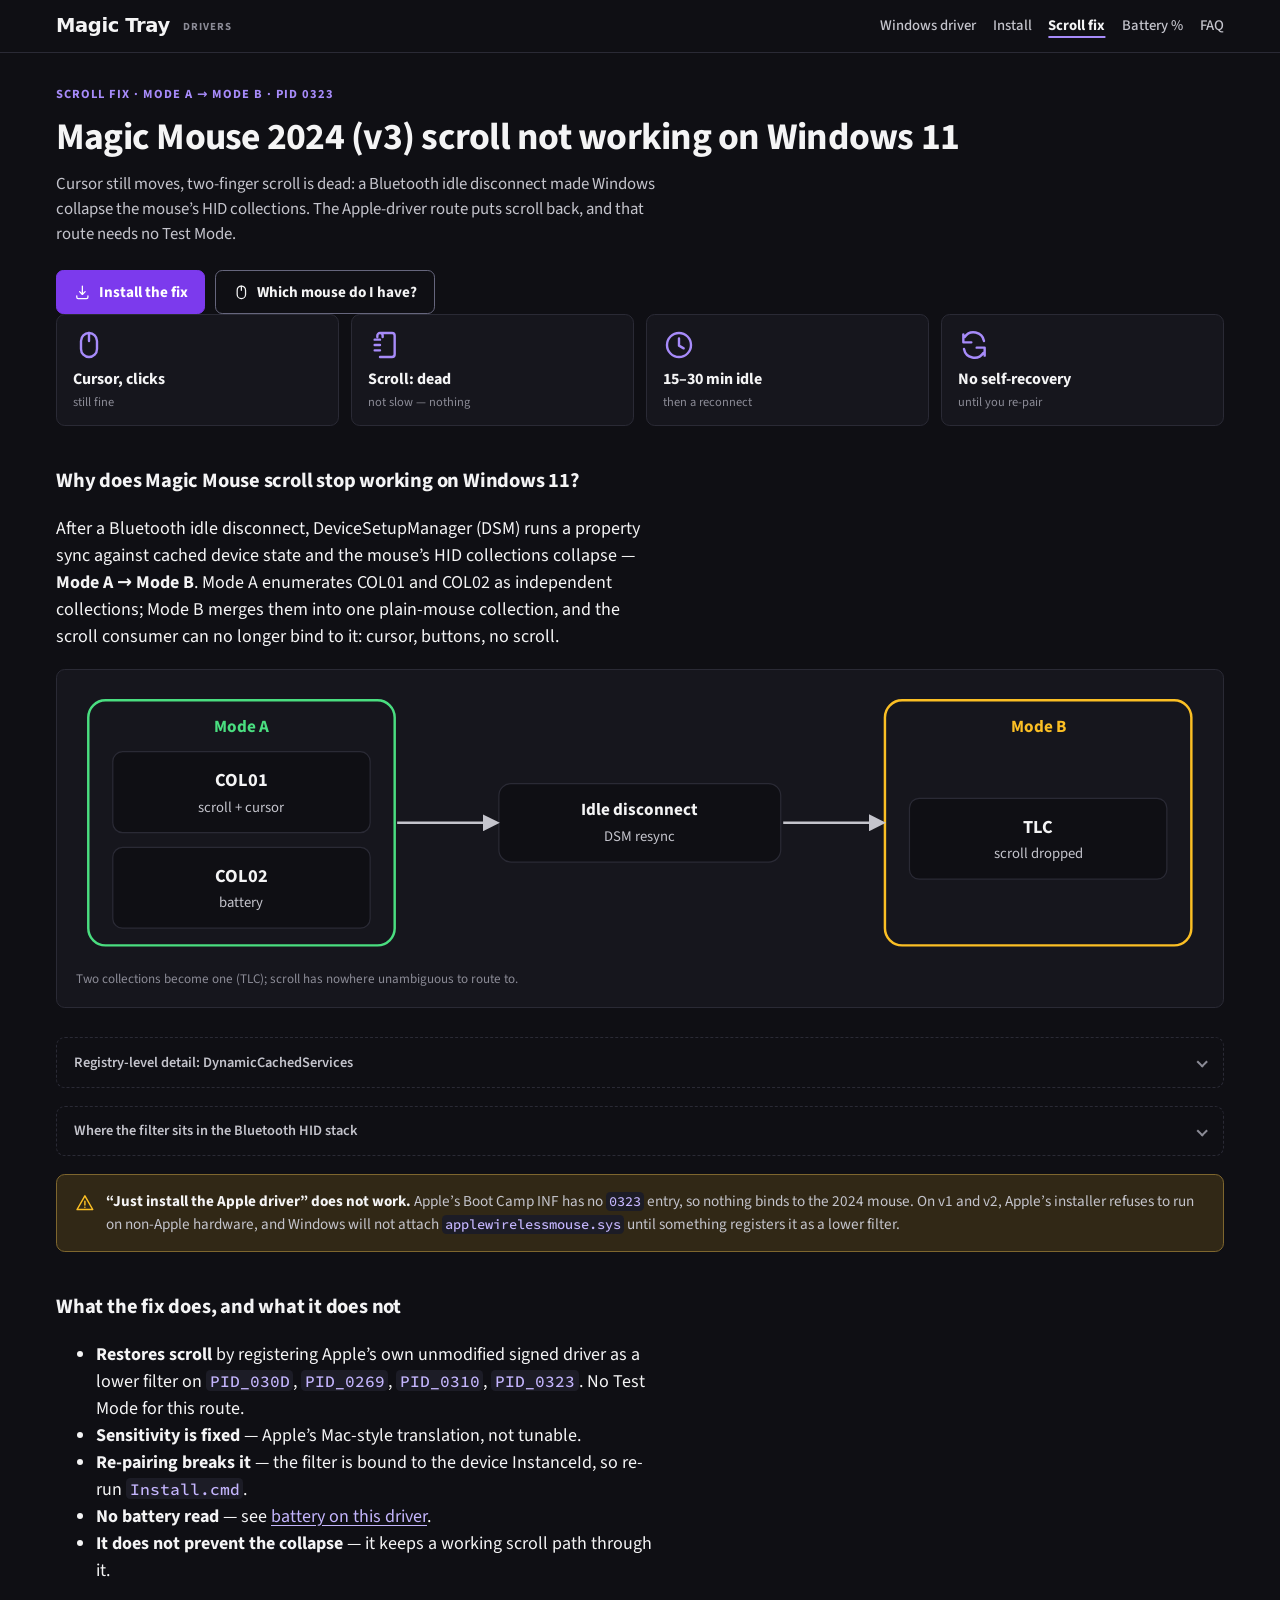
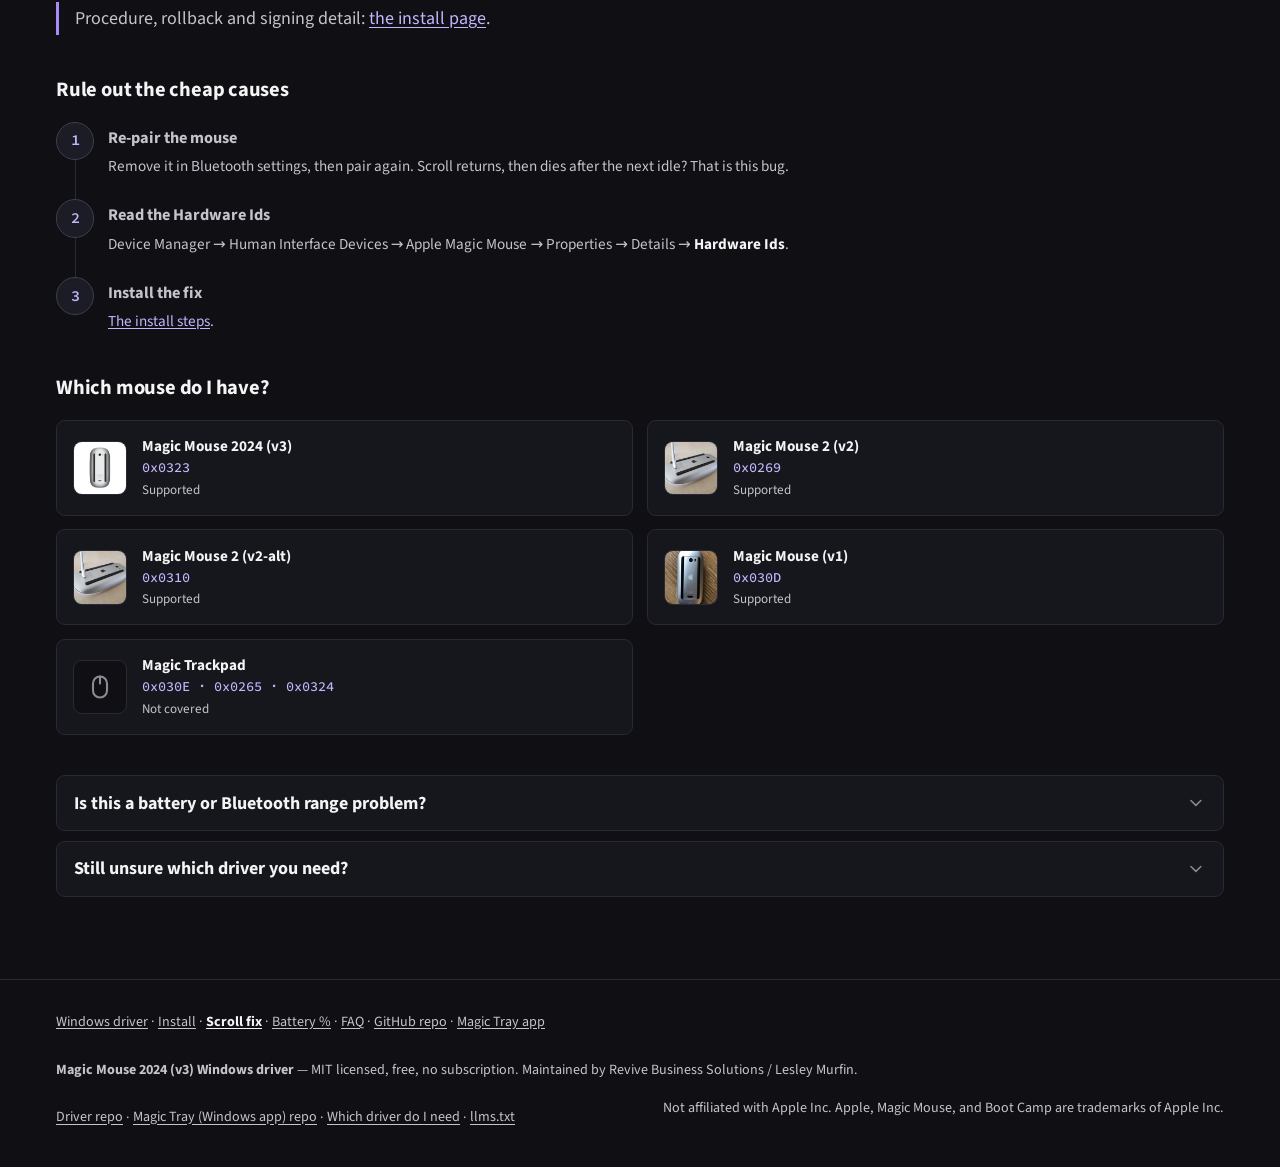
<file: docs/scroll-fix.html>
<!DOCTYPE html>
<html lang="en">
<head>
  <meta charset="utf-8">
  <meta name="viewport" content="width=device-width, initial-scale=1">
  <title>Magic Mouse Scroll Not Working on Windows 11</title>
  <meta name="description" content="Magic Mouse 2024 (v3) scroll stops on Windows 11 because a Bluetooth idle disconnect collapses the HID collections. The Apple-driver route fixes it by registering Apple's own driver, with no Test Mode; the separate KMDF route is source you build and self-sign.">
  <link rel="canonical" href="https://drivers.magictray.app/scroll-fix.html">
  <meta name="robots" content="index,follow,max-snippet:-1,max-image-preview:large,max-video-preview:-1">
  <link rel="describedby" href="https://drivers.magictray.app/llms.txt">
  <meta property="og:type" content="website">
  <meta property="og:site_name" content="Magic Mouse v3 Windows Driver">
  <meta property="og:locale" content="en_US">
  <meta property="og:title" content="Magic Mouse 2024 (v3) scroll not working on Windows 11">
  <meta property="og:description" content="Cursor moves, scroll is dead after an idle Bluetooth disconnect. Cause: HID collections collapse, Mode A to Mode B. The Apple-driver route is the ready-made fix; the separate KMDF route ships as source you build and self-sign, which needs Test Mode.">
  <meta property="og:url" content="https://drivers.magictray.app/scroll-fix.html">
  <meta property="og:image" content="https://drivers.magictray.app/og.png">
  <meta property="og:image:width" content="1200">
  <meta property="og:image:height" content="630">
  <meta property="og:image:alt" content="Magic Mouse 2024 (v3) Windows driver &mdash; scroll fix for PID 0323">
  <meta name="twitter:card" content="summary_large_image">
  <link rel="icon" href="icon.svg" type="image/svg+xml">
  <link rel="apple-touch-icon" href="apple-touch-icon.png">
  <meta name="theme-color" content="#0f0f14">
  <link rel="stylesheet" href="site.css">
  <script type="application/ld+json">
  {
    "@context": "https://schema.org",
    "@graph": [
      {
        "@type": "Person",
        "@id": "https://magictray.app/#person",
        "name": "Lesley Murfin",
        "url": "https://github.com/LesleyMurfin",
        "sameAs": [
          "https://github.com/LesleyMurfin"
        ]
      },
      {
        "@type": "SoftwareApplication",
        "@id": "https://magictray.app/#app",
        "name": "Magic Tray",
        "alternateName": [
          "Magic Tray for Windows",
          "MagicMouseTray"
        ],
        "applicationCategory": "UtilitiesApplication",
        "applicationSubCategory": "Windows system tray utility",
        "operatingSystem": "Windows 10, Windows 11",
        "processorRequirements": "x64",
        "softwareVersion": "1.1.0",
        "url": "https://magictray.app/",
        "downloadUrl": "https://github.com/LesleyMurfin/magic-tray/releases/latest",
        "sameAs": [
          "https://github.com/LesleyMurfin/magic-tray"
        ],
        "isAccessibleForFree": true,
        "offers": {
          "@type": "Offer",
          "price": "0",
          "priceCurrency": "USD"
        },
        "author": {
          "@id": "https://magictray.app/#person"
        },
        "publisher": {
          "@id": "https://magictray.app/#person"
        },
        "description": "Free Windows 10 and Windows 11 system tray app. It shows Apple Magic Mouse, Magic Keyboard and Magic Trackpad battery percent next to the clock.",
        "disambiguatingDescription": "Magic Tray is downloadable Windows software. It is not a physical desk tray, stand, or 3D-printed cradle for Apple keyboards and trackpads."
      },
      {
        "@type": "WebPage",
        "@id": "https://drivers.magictray.app/scroll-fix.html#webpage",
        "url": "https://drivers.magictray.app/scroll-fix.html",
        "name": "Magic Mouse Scroll Not Working on Windows 11",
        "description": "Magic Mouse 2024 (v3) scroll stops on Windows 11 because a Bluetooth idle disconnect collapses the HID collections. The Apple-driver route fixes it by registering Apple's own driver, with no Test Mode; the separate KMDF route is source you build and self-sign.",
        "isPartOf": {
          "@id": "https://drivers.magictray.app/#website"
        },
        "about": {
          "@id": "https://magictray.app/#app"
        },
        "primaryImageOfPage": {
          "@type": "ImageObject",
          "@id": "https://drivers.magictray.app/scroll-fix.html#primaryimage",
          "url": "https://drivers.magictray.app/og.png",
          "width": 1200,
          "height": 630
        },
        "breadcrumb": {
          "@id": "https://drivers.magictray.app/scroll-fix.html#breadcrumb"
        },
        "datePublished": "2026-05-01",
        "dateModified": "2026-09-22",
        "inLanguage": "en",
        "publisher": {
          "@id": "https://magictray.app/#person"
        }
      },
      {
        "@type": "BreadcrumbList",
        "@id": "https://drivers.magictray.app/scroll-fix.html#breadcrumb",
        "itemListElement": [
          {
            "@type": "ListItem",
            "position": 1,
            "name": "Windows driver",
            "item": "https://drivers.magictray.app/"
          },
          {
            "@type": "ListItem",
            "position": 2,
            "name": "Scroll fix",
            "item": "https://drivers.magictray.app/scroll-fix.html"
          }
        ]
      }
    ]
  }
  </script>
</head>
<body>
  <a class="skip" href="#content">Skip to content</a>
  <header class="site-header">
    <div class="bar">
      <a class="brand" href="https://magictray.app/">Magic Tray <small>Drivers</small></a>
      <nav aria-label="Site">
        <a href="./">Windows driver</a>
        <a href="install.html">Install</a>
        <a href="scroll-fix.html" aria-current="page">Scroll fix</a>
        <a href="battery.html">Battery %</a>
        <a href="faq.html">FAQ</a>
      </nav>
    </div>
  </header>
  <main id="content" tabindex="-1">
    <div class="wrap">
      <p class="kicker">Scroll fix &middot; Mode A &rarr; Mode B &middot; PID 0323</p>
      <h1>Magic Mouse 2024 (v3) scroll not working on Windows 11</h1>
      <p class="lead">Cursor still moves, two-finger scroll is dead: a Bluetooth idle disconnect made Windows collapse the mouse&rsquo;s HID collections. The Apple-driver route puts scroll back, and that route needs no Test Mode.</p>
      <p class="cta">
        <a class="btn primary" href="install.html#apple-route"><svg class="icon" aria-hidden="true"><use href="img/icons.svg#download"/></svg> Install the fix</a>
        <a class="btn ghost" href="#which-mouse"><svg class="icon" aria-hidden="true"><use href="img/icons.svg#mouse"/></svg> Which mouse do I have?</a>
      </p>

      <section>
        <div class="stat-grid">
          <div class="stat-card">
            <svg class="icon icon-lg" aria-hidden="true"><use href="img/icons.svg#mouse"/></svg>
            <div class="value">Cursor, clicks</div>
            <div class="label">still fine</div>
          </div>
          <div class="stat-card">
            <svg class="icon icon-lg" aria-hidden="true"><use href="img/icons.svg#scroll"/></svg>
            <div class="value">Scroll: dead</div>
            <div class="label">not slow &mdash; nothing</div>
          </div>
          <div class="stat-card">
            <svg class="icon icon-lg" aria-hidden="true"><use href="img/icons.svg#clock"/></svg>
            <div class="value">15&ndash;30 min idle</div>
            <div class="label">then a reconnect</div>
          </div>
          <div class="stat-card">
            <svg class="icon icon-lg" aria-hidden="true"><use href="img/icons.svg#restart"/></svg>
            <div class="value">No self-recovery</div>
            <div class="label">until you re-pair</div>
          </div>
        </div>
      </section>

      <section>
        <h2 id="why-scroll-stops">Why does Magic Mouse scroll stop working on Windows 11?</h2>
        <p>After a Bluetooth idle disconnect, DeviceSetupManager (DSM) runs a property sync against cached device state and the mouse&rsquo;s HID collections collapse &mdash; <strong>Mode A &rarr; Mode B</strong>. Mode A enumerates COL01 and COL02 as independent collections; Mode B merges them into one plain-mouse collection, and the scroll consumer can no longer bind to it: cursor, buttons, no scroll.</p>

        <figure class="diagram">
          <svg viewBox="0 0 920 220" role="img" aria-labelledby="mode-ab-title mode-ab-desc">
            <title id="mode-ab-title">Mode A collapsing into Mode B</title>
            <desc id="mode-ab-desc">A Bluetooth idle disconnect triggers a DeviceSetupManager resync. Mode A, with independent COL01 scroll-and-cursor and COL02 battery collections, collapses into Mode B, a single unified collection with scroll dropped.</desc>
            <defs>
              <marker id="arrow" viewBox="0 0 10 10" refX="8" refY="5" markerWidth="7" markerHeight="7" orient="auto-start-reverse">
                <path d="M0 0 10 5 0 10Z" fill="var(--muted)"/>
              </marker>
            </defs>

            <rect x="10" y="10" width="250" height="200" rx="14" fill="none" stroke="var(--ok)" stroke-width="2"/>
            <text x="135" y="36" text-anchor="middle" fill="var(--ok)" font-weight="650" font-size="14">Mode A</text>
            <rect x="30" y="52" width="210" height="66" rx="8" fill="var(--bg)" stroke="var(--line)"/>
            <text x="135" y="80" text-anchor="middle" fill="var(--fg)" font-weight="650" font-size="15">COL01</text>
            <text x="135" y="101" text-anchor="middle" fill="var(--muted)" font-size="12">scroll + cursor</text>
            <rect x="30" y="130" width="210" height="66" rx="8" fill="var(--bg)" stroke="var(--line)"/>
            <text x="135" y="158" text-anchor="middle" fill="var(--fg)" font-weight="650" font-size="15">COL02</text>
            <text x="135" y="179" text-anchor="middle" fill="var(--muted)" font-size="12">battery</text>

            <rect x="345" y="78" width="230" height="64" rx="10" fill="var(--bg)" stroke="var(--line)"/>
            <text x="460" y="104" text-anchor="middle" fill="var(--fg)" font-weight="650" font-size="14">Idle disconnect</text>
            <text x="460" y="125" text-anchor="middle" fill="var(--muted)" font-size="12">DSM resync</text>

            <rect x="660" y="10" width="250" height="200" rx="14" fill="none" stroke="var(--warning)" stroke-width="2"/>
            <text x="785" y="36" text-anchor="middle" fill="var(--warning)" font-weight="650" font-size="14">Mode B</text>
            <rect x="680" y="90" width="210" height="66" rx="8" fill="var(--bg)" stroke="var(--line)"/>
            <text x="785" y="118" text-anchor="middle" fill="var(--fg)" font-weight="650" font-size="15">TLC</text>
            <text x="785" y="139" text-anchor="middle" fill="var(--muted)" font-size="12">scroll dropped</text>

            <line x1="262" y1="110" x2="343" y2="110" stroke="var(--muted)" stroke-width="2" marker-end="url(#arrow)"/>
            <line x1="577" y1="110" x2="658" y2="110" stroke="var(--muted)" stroke-width="2" marker-end="url(#arrow)"/>
          </svg>
          <figcaption>Two collections become one (TLC); scroll has nowhere unambiguous to route to.</figcaption>
        </figure>

        <details class="tech">
          <summary>Registry-level detail: DynamicCachedServices</summary>
          <p>The collapse is visible in <code>HKLM\SYSTEM\CurrentControlSet\Enum\BTHENUM\...\Device Parameters\DynamicCachedServices</code>, a 560-byte binary value (35 &times; 16-byte entries). In Mode A, entry 0 is <code>COL01</code> and entry 1 is <code>COL02</code>; after the DSM-triggered rewrite in Mode B, entry 0 is the unified <code>TLC</code> and entry 1 is empty. The exact BTHPORT internal code path from the 35th DSM property write to the descriptor rewrite has not been reverse-engineered &mdash; the property write is the confirmed trigger, the collapse mechanism inside BTHPORT is not yet fully characterised.</p>
          <p>Full write-up: <a href="https://github.com/LesleyMurfin/magic-mouse-v3-windows-fix/blob/main/v1-binary-patch/docs/bug-analysis.md">bug analysis of the DSM and BTHPORT path</a> and the <a href="https://github.com/LesleyMurfin/magic-mouse-v3-windows-fix/blob/main/v1-binary-patch/docs/diagrams/diagram-mode-ab.md">Mode A / Mode B HID collection diagram</a>.</p>
        </details>

        <details class="tech">
          <summary>Where the filter sits in the Bluetooth HID stack</summary>
          <ol>
            <li>Application &mdash; expects a scroll event.</li>
            <li>Input Manager &mdash; turns parsed HID reports into pointer and scroll input.</li>
            <li><code>hidclass.sys</code> &mdash; the HID class driver.</li>
            <li><code>HidBth.sys</code> &mdash; HID-over-Bluetooth miniclass; parses the collections.</li>
            <li><code>applewirelessmouse.sys</code> &mdash; Apple&rsquo;s signed driver, registered here as the lower filter.</li>
            <li><code>BTHENUM</code> &mdash; the Bluetooth Enumerator PDO for the paired mouse.</li>
            <li><code>BTHPORT</code> &mdash; owns <code>DynamicCachedServices</code>; the DSM resync rewrite that merges COL01/COL02 into one TLC happens here.</li>
            <li>Hardware &mdash; the mouse&rsquo;s Bluetooth HID radio and firmware.</li>
          </ol>
        </details>

        <div class="callout callout-warning">
          <svg class="icon" aria-hidden="true"><use href="img/icons.svg#warning-triangle"/></svg>
          <div>
            <p><strong>&ldquo;Just install the Apple driver&rdquo; does not work.</strong> Apple&rsquo;s Boot Camp INF has no <code>0323</code> entry, so nothing binds to the 2024 mouse. On v1 and v2, Apple&rsquo;s installer refuses to run on non-Apple hardware, and Windows will not attach <code>applewirelessmouse.sys</code> until something registers it as a lower filter.</p>
          </div>
        </div>
      </section>

      <section>
        <h2>What the fix does, and what it does not</h2>
        <ul>
          <li><strong>Restores scroll</strong> by registering Apple&rsquo;s own unmodified signed driver as a lower filter on <code>PID_030D</code>, <code>PID_0269</code>, <code>PID_0310</code>, <code>PID_0323</code>. No Test Mode for this route.</li>
          <li><strong>Sensitivity is fixed</strong> &mdash; Apple&rsquo;s Mac-style translation, not tunable.</li>
          <li><strong>Re-pairing breaks it</strong> &mdash; the filter is bound to the device InstanceId, so re-run <code>Install.cmd</code>.</li>
          <li><strong>No battery read</strong> &mdash; see <a href="battery.html">battery on this driver</a>.</li>
          <li><strong>It does not prevent the collapse</strong> &mdash; it keeps a working scroll path through it.</li>
        </ul>
        <p class="note">Procedure, rollback and signing detail: <a href="install.html#apple-route">the install page</a>.</p>
      </section>

      <section>
        <h2>Rule out the cheap causes</h2>
        <ol class="stepper">
          <li class="step">
            <div class="num">1</div>
            <div class="body"><h3>Re-pair the mouse</h3><p>Remove it in Bluetooth settings, then pair again. Scroll returns, then dies after the next idle? That is this bug.</p></div>
          </li>
          <li class="step">
            <div class="num">2</div>
            <div class="body"><h3>Read the Hardware Ids</h3><p>Device Manager &rarr; Human Interface Devices &rarr; Apple Magic Mouse &rarr; Properties &rarr; Details &rarr; <strong>Hardware Ids</strong>.</p></div>
          </li>
          <li class="step">
            <div class="num">3</div>
            <div class="body"><h3>Install the fix</h3><p><a href="install.html#apple-route">The install steps</a>.</p></div>
          </li>
        </ol>
      </section>

      <section>
        <h2 id="which-mouse">Which mouse do I have?</h2>
        <div class="device-grid">
          <div class="device-card">
            <div class="thumb">
              <picture>
                <source srcset="img/magic-mouse-v3-underside-usbc-192.webp" type="image/webp">
                <img src="img/magic-mouse-v3-underside-usbc-192.jpg" width="192" height="192" loading="lazy" decoding="async" alt="Underside of Magic Mouse 2024 (v3), USB-C port">
              </picture>
            </div>
            <div class="meta">
              <div class="name">Magic Mouse 2024 (v3)</div>
              <div class="pid">0x0323</div>
              <div class="status">Supported</div>
            </div>
          </div>
          <div class="device-card">
            <div class="thumb">
              <picture>
                <source srcset="img/magic-mouse-v2-underside-lightning-alt-192.webp" type="image/webp">
                <img src="img/magic-mouse-v2-underside-lightning-alt-192.jpg" width="192" height="192" loading="lazy" decoding="async" alt="Underside of Magic Mouse 2 (v2), Lightning port">
              </picture>
            </div>
            <div class="meta">
              <div class="name">Magic Mouse 2 (v2)</div>
              <div class="pid">0x0269</div>
              <div class="status">Supported</div>
            </div>
          </div>
          <div class="device-card">
            <div class="thumb">
              <picture>
                <source srcset="img/magic-mouse-v2-underside-lightning-alt-192.webp" type="image/webp">
                <img src="img/magic-mouse-v2-underside-lightning-alt-192.jpg" width="192" height="192" loading="lazy" decoding="async" alt="Underside of Magic Mouse 2 (v2-alt), Lightning port">
              </picture>
            </div>
            <div class="meta">
              <div class="name">Magic Mouse 2 (v2-alt)</div>
              <div class="pid">0x0310</div>
              <div class="status">Supported</div>
            </div>
          </div>
          <div class="device-card">
            <div class="thumb">
              <picture>
                <source srcset="img/magic-mouse-v1-underside-aa-door-192.webp" type="image/webp">
                <img src="img/magic-mouse-v1-underside-aa-door-192.jpg" width="192" height="192" loading="lazy" decoding="async" alt="Underside of Magic Mouse (v1), AA battery door">
              </picture>
            </div>
            <div class="meta">
              <div class="name">Magic Mouse (v1)</div>
              <div class="pid">0x030D</div>
              <div class="status">Supported</div>
            </div>
          </div>
          <div class="device-card">
            <div class="thumb thumb-icon">
              <svg class="icon icon-lg" aria-hidden="true"><use href="img/icons.svg#mouse"/></svg>
            </div>
            <div class="meta">
              <div class="name">Magic Trackpad</div>
              <div class="pid">0x030E &middot; 0x0265 &middot; 0x0324</div>
              <div class="status">Not covered</div>
            </div>
          </div>
        </div>
      </section>

      <section>
        <div class="accordion">
          <details>
            <summary>Is this a battery or Bluetooth range problem? <svg class="icon chev" aria-hidden="true"><use href="img/icons.svg#chevron-down"/></svg></summary>
            <div class="a-body">
              <p>No, and it is not a Windows setting you can toggle either. It is a one-way HID collection collapse triggered by a DeviceSetupManager resync. Nothing in the Windows mouse settings can re-expose a collection that no longer exists &mdash; only re-pairing, a driver reinstall, or the shipped lower filter restore it.</p>
            </div>
          </details>
          <details>
            <summary>Still unsure which driver you need? <svg class="icon chev" aria-hidden="true"><use href="img/icons.svg#chevron-down"/></svg></summary>
            <div class="a-body">
              <p>The Magic Tray site keeps a decision page: <a href="https://magictray.app/drivers.html">which Apple mouse driver do I need on Windows</a>. Signing, Boot Camp and v1/v2 questions are answered in the <a href="faq.html">driver FAQ</a>, and the source and issue tracker are <a href="https://github.com/LesleyMurfin/magic-mouse-v3-windows-fix">on GitHub</a>, MIT licensed.</p>
            </div>
          </details>
        </div>
      </section>
    </div>
  </main>
  <footer class="site-footer">
    <div class="bar">
      <nav aria-label="All pages">
        <p>
          <a href="./">Windows driver</a>
          ·
          <a href="install.html">Install</a>
          ·
          <a href="scroll-fix.html" aria-current="page">Scroll fix</a>
          ·
          <a href="battery.html">Battery %</a>
          ·
          <a href="faq.html">FAQ</a>
          ·
          <a href="https://github.com/LesleyMurfin/magic-mouse-v3-windows-fix">GitHub repo</a>
          ·
          <a href="https://magictray.app/">Magic Tray app</a>
        </p>
      </nav>
      <p><strong>Magic Mouse 2024 (v3) Windows driver</strong> — MIT licensed, free, no subscription. Maintained by Revive Business Solutions / Lesley Murfin.</p>
      <p>
        <a href="https://github.com/LesleyMurfin/magic-mouse-v3-windows-fix">Driver repo</a>
        ·
        <a href="https://github.com/LesleyMurfin/magic-tray">Magic Tray (Windows app) repo</a>
        ·
        <a href="https://magictray.app/drivers.html">Which driver do I need</a>
        ·
        <a href="llms.txt">llms.txt</a>
      </p>
      <p>Not affiliated with Apple Inc. Apple, Magic Mouse, and Boot Camp are trademarks of Apple Inc.</p>
    </div>
  </footer>
</body>
</html>
</file>
<file: docs/site.css>
/* Magic Tray drivers hub. Same design system as magictray.app: the font block,
   the token block and the shared chrome below are the apex site's verbatim, so
   the two hosts render as one project rather than two. Apex is the source of
   truth; where a shared component is adapted to this site's layout or
   deliberately diverges from apex, the rule itself says so. The rest is the
   handful of components only the drivers pages need, built on apex's tokens. */

/* Fonts are self-hosted from docs/fonts/. The files are the exact woff2
   subsets Google serves (Source Sans 3 v19, Source Code Pro v31); each one is
   a variable font, so every weight below shares a single file and a single
   download. Both families are (c) Adobe under the SIL Open Font License 1.1,
   whose clause 2 requires the notice to travel with the binaries: it ships
   beside them in docs/fonts/OFL.txt. The weights are declared discretely, as
   the old @import asked for them, which keeps font-weight: 650 snapping to 700
   the way it always has. unicode-range values are copied verbatim from
   Google's CSS: they are what lets the browser skip the latin-ext file on a
   page that has no latin-ext glyph. Only latin and latin-ext ship; the site is
   lang="en". */

/* latin-ext */
@font-face {
  font-family: "Source Sans 3";
  font-style: normal;
  font-weight: 400;
  font-display: swap;
  src: url("fonts/source-sans-3-latin-ext.woff2") format("woff2");
  unicode-range: U+0100-02BA, U+02BD-02C5, U+02C7-02CC, U+02CE-02D7, U+02DD-02FF, U+0304, U+0308, U+0329, U+1D00-1DBF, U+1E00-1E9F, U+1EF2-1EFF, U+2020, U+20A0-20AB, U+20AD-20C0, U+2113, U+2C60-2C7F, U+A720-A7FF;
}
/* latin */
@font-face {
  font-family: "Source Sans 3";
  font-style: normal;
  font-weight: 400;
  font-display: swap;
  src: url("fonts/source-sans-3-latin.woff2") format("woff2");
  unicode-range: U+0000-00FF, U+0131, U+0152-0153, U+02BB-02BC, U+02C6, U+02DA, U+02DC, U+0304, U+0308, U+0329, U+2000-206F, U+20AC, U+2122, U+2191, U+2193, U+2212, U+2215, U+FEFF, U+FFFD;
}
/* latin-ext */
@font-face {
  font-family: "Source Sans 3";
  font-style: normal;
  font-weight: 500;
  font-display: swap;
  src: url("fonts/source-sans-3-latin-ext.woff2") format("woff2");
  unicode-range: U+0100-02BA, U+02BD-02C5, U+02C7-02CC, U+02CE-02D7, U+02DD-02FF, U+0304, U+0308, U+0329, U+1D00-1DBF, U+1E00-1E9F, U+1EF2-1EFF, U+2020, U+20A0-20AB, U+20AD-20C0, U+2113, U+2C60-2C7F, U+A720-A7FF;
}
/* latin */
@font-face {
  font-family: "Source Sans 3";
  font-style: normal;
  font-weight: 500;
  font-display: swap;
  src: url("fonts/source-sans-3-latin.woff2") format("woff2");
  unicode-range: U+0000-00FF, U+0131, U+0152-0153, U+02BB-02BC, U+02C6, U+02DA, U+02DC, U+0304, U+0308, U+0329, U+2000-206F, U+20AC, U+2122, U+2191, U+2193, U+2212, U+2215, U+FEFF, U+FFFD;
}
/* latin-ext */
@font-face {
  font-family: "Source Sans 3";
  font-style: normal;
  font-weight: 600;
  font-display: swap;
  src: url("fonts/source-sans-3-latin-ext.woff2") format("woff2");
  unicode-range: U+0100-02BA, U+02BD-02C5, U+02C7-02CC, U+02CE-02D7, U+02DD-02FF, U+0304, U+0308, U+0329, U+1D00-1DBF, U+1E00-1E9F, U+1EF2-1EFF, U+2020, U+20A0-20AB, U+20AD-20C0, U+2113, U+2C60-2C7F, U+A720-A7FF;
}
/* latin */
@font-face {
  font-family: "Source Sans 3";
  font-style: normal;
  font-weight: 600;
  font-display: swap;
  src: url("fonts/source-sans-3-latin.woff2") format("woff2");
  unicode-range: U+0000-00FF, U+0131, U+0152-0153, U+02BB-02BC, U+02C6, U+02DA, U+02DC, U+0304, U+0308, U+0329, U+2000-206F, U+20AC, U+2122, U+2191, U+2193, U+2212, U+2215, U+FEFF, U+FFFD;
}
/* latin-ext */
@font-face {
  font-family: "Source Sans 3";
  font-style: normal;
  font-weight: 700;
  font-display: swap;
  src: url("fonts/source-sans-3-latin-ext.woff2") format("woff2");
  unicode-range: U+0100-02BA, U+02BD-02C5, U+02C7-02CC, U+02CE-02D7, U+02DD-02FF, U+0304, U+0308, U+0329, U+1D00-1DBF, U+1E00-1E9F, U+1EF2-1EFF, U+2020, U+20A0-20AB, U+20AD-20C0, U+2113, U+2C60-2C7F, U+A720-A7FF;
}
/* latin */
@font-face {
  font-family: "Source Sans 3";
  font-style: normal;
  font-weight: 700;
  font-display: swap;
  src: url("fonts/source-sans-3-latin.woff2") format("woff2");
  unicode-range: U+0000-00FF, U+0131, U+0152-0153, U+02BB-02BC, U+02C6, U+02DA, U+02DC, U+0304, U+0308, U+0329, U+2000-206F, U+20AC, U+2122, U+2191, U+2193, U+2212, U+2215, U+FEFF, U+FFFD;
}
/* latin-ext */
@font-face {
  font-family: "Source Code Pro";
  font-style: normal;
  font-weight: 500;
  font-display: swap;
  src: url("fonts/source-code-pro-latin-ext.woff2") format("woff2");
  unicode-range: U+0100-02BA, U+02BD-02C5, U+02C7-02CC, U+02CE-02D7, U+02DD-02FF, U+0304, U+0308, U+0329, U+1D00-1DBF, U+1E00-1E9F, U+1EF2-1EFF, U+2020, U+20A0-20AB, U+20AD-20C0, U+2113, U+2C60-2C7F, U+A720-A7FF;
}
/* latin */
@font-face {
  font-family: "Source Code Pro";
  font-style: normal;
  font-weight: 500;
  font-display: swap;
  src: url("fonts/source-code-pro-latin.woff2") format("woff2");
  unicode-range: U+0000-00FF, U+0131, U+0152-0153, U+02BB-02BC, U+02C6, U+02DA, U+02DC, U+0304, U+0308, U+0329, U+2000-206F, U+20AC, U+2122, U+2191, U+2193, U+2212, U+2215, U+FEFF, U+FFFD;
}
/* latin-ext */
@font-face {
  font-family: "Source Code Pro";
  font-style: normal;
  font-weight: 600;
  font-display: swap;
  src: url("fonts/source-code-pro-latin-ext.woff2") format("woff2");
  unicode-range: U+0100-02BA, U+02BD-02C5, U+02C7-02CC, U+02CE-02D7, U+02DD-02FF, U+0304, U+0308, U+0329, U+1D00-1DBF, U+1E00-1E9F, U+1EF2-1EFF, U+2020, U+20A0-20AB, U+20AD-20C0, U+2113, U+2C60-2C7F, U+A720-A7FF;
}
/* latin */
@font-face {
  font-family: "Source Code Pro";
  font-style: normal;
  font-weight: 600;
  font-display: swap;
  src: url("fonts/source-code-pro-latin.woff2") format("woff2");
  unicode-range: U+0000-00FF, U+0131, U+0152-0153, U+02BB-02BC, U+02C6, U+02DA, U+02DC, U+0304, U+0308, U+0329, U+2000-206F, U+20AC, U+2122, U+2191, U+2193, U+2212, U+2215, U+FEFF, U+FFFD;
}

:root {
  --bg: #0f0f14;
  --bg-2: #16161d;
  --bg-3: #1c1c26;
  --fg: #f4f4f5;
  --muted: #c4c4cc;
  --faint: #8b8b96;
  --line: #2a2a35;
  --line-strong: #3f3f4d;
  --accent: #a78bfa;
  --accent-2: #c4b5fd;
  --btn: #7c3aed;
  --btn-fg: #fff;
  --ok: #4ade80;
  --radius: 0.55rem;
  --serif: ui-sans-serif, system-ui, "Segoe UI", sans-serif;
  --sans: "Source Sans 3", ui-sans-serif, system-ui, "Segoe UI", sans-serif;
  --mono: "Source Code Pro", ui-monospace, "Cascadia Code", Consolas, monospace;
  --shell: 76rem;
  /* The sticky header's real height, and the only place it is written down, so
     a fragment target cannot drift out from under the header. Three tiers,
     because the nav wraps: two rows of links under the brand on a small phone,
     one row under it up to 1100px, inline with it above.
     Measured 152px, 107px and 53px across all six pages, each rounded up a few
     px. The five links stop needing a second row at 410px, so the tier
     switches at 450px -- re-measure if a link is added or renamed. */
  --header-h: 9.75rem;
  /* The colour of whatever box the content is sitting on, so a sticky table
     cell or a scroll fade can mask what slides behind it without hardcoding
     which surface it happens to be on. Declared exactly once, here, and that
     is currently enough: both .table-scroll boxes on the site sit directly
     inside a details.tech, whose background is transparent, so var(--bg) is
     genuinely what shows through behind a sticky cell. A .table-scroll dropped
     into a .card, a .callout or a plain <details> -- all of which paint
     var(--bg-2) -- would need --surface re-declared on that box. */
  --surface: var(--bg);
  --ease: cubic-bezier(0.25, 1, 0.5, 1);

  /* Drivers-only. Every route, device and report on this host is in one of
     three states -- works, works but undocumented, not shipped -- and each
     state is painted as a tinted pill, card edge or callout. Apex has no such
     axis, so it has no amber and no tint tokens. The three tints are the same
     14% wash so no state reads as louder than another; the diagram SVGs in the
     page markup paint from the same names. */
  --accent-soft: rgba(167, 139, 250, 0.14);
  --ok-soft: rgba(74, 222, 128, 0.14);
  --warning: #fbbf24;
  --warning-soft: rgba(251, 191, 36, 0.14);
}

* { box-sizing: border-box; }

html {
  color-scheme: dark;
  scroll-behavior: smooth;
  /* Offsets every fragment destination, not just headings: a section, a list
     or a <details> is landed on as often as an <h2> is. Keyed to the real
     header height, so it covers focus scrolling too. */
  scroll-padding-top: var(--header-h);
}

@media (min-width: 450px) {
  :root { --header-h: 7rem; }
}
@media (min-width: 1100px) {
  :root { --header-h: 3.5rem; }
}

body {
  margin: 0;
  font: 18px/1.5 var(--sans);
  background: var(--bg);
  color: var(--fg);
}

a {
  color: var(--accent-2);
  text-underline-offset: 0.15em;
}

a:hover { color: var(--fg); }

a:focus-visible,
button:focus-visible,
summary:focus-visible {
  outline: 2px solid var(--accent);
  outline-offset: 3px;
}

img { max-width: 100%; display: block; }

code {
  font-family: var(--mono);
  font-size: 0.9em;
  font-weight: 500;
  color: var(--accent-2);
  background: var(--bg-3);
  padding: 0.05em 0.22em;
  border-radius: 0.28rem;
  /* File paths, PIDs and command lines are single unbreakable words. On a
     phone one of them is wider than the column, so allow a break rather than
     let it run off the edge. This does not change a table's minimum width, so
     short codes like 0x0323 still stay on one line. */
  overflow-wrap: break-word;
}

.skip {
  position: absolute;
  left: 0.75rem;
  top: -3rem;
  background: var(--btn);
  color: var(--btn-fg);
  padding: 0.62rem 0.85rem;
  z-index: 40;
  font-weight: 600;
  text-decoration: none;
}
.skip:focus { top: 0.75rem; }

/* ---------- Shared chrome: identical to magictray.app ---------- */

.site-header {
  position: sticky;
  top: 0;
  z-index: 30;
  background: var(--bg);
  border-bottom: 1px solid var(--line);
}

.bar {
  max-width: var(--shell);
  margin: 0 auto;
  padding: 0.7rem 1.5rem;
  display: flex;
  flex-wrap: wrap;
  align-items: center;
  justify-content: space-between;
  gap: 0.65rem 1.5rem;
}

.brand {
  font-family: var(--serif);
  font-size: 1.22rem;
  font-weight: 600;
  color: var(--fg);
  text-decoration: none;
  letter-spacing: -0.02em;
  /* A 44px tap target that costs the header nothing: the padding grows the hit
     area, the negative margin hands the space back to the row. */
  padding: 0.5rem 0;
  margin: -0.5rem 0;
}
.brand:hover { color: var(--fg); }
.brand small {
  font-family: var(--sans);
  font-size: 0.68rem;
  font-weight: 650;
  letter-spacing: 0.08em;
  text-transform: uppercase;
  color: var(--faint);
  margin-left: 0.45rem;
  vertical-align: middle;
}

/* Below the shell breakpoint the nav is its own full-width row under the brand.
   It used to scroll sideways with fade cues, which left up to four of the five
   links off-screen behind a 1px scrollbar. Wrapping shows every link at every
   width; --header-h below is tiered for the rows wrapping can produce. */
.site-header nav {
  display: flex;
  flex-wrap: wrap;
  width: 100%;
  gap: 0 1.05rem;
  font-size: 0.92rem;
}
.site-header nav a {
  color: var(--muted);
  text-decoration: none;
  font-weight: 500;
  /* 22px of text is not a target. The padding is vertical only, so it costs no
     horizontal room in a row that is already scrolling. */
  padding: 0.7rem 0;
  white-space: nowrap;
}
.site-header nav a:hover { color: var(--fg); }
/* Underlined rather than box-shadowed, so the mark stays on the word instead
   of drifting to the bottom of the link's new padding. */
.site-header nav a[aria-current="page"] {
  color: var(--fg);
  font-weight: 650;
  text-decoration: underline;
  text-decoration-thickness: 2px;
  text-decoration-color: var(--accent);
  text-underline-offset: 0.4em;
}

@media (min-width: 1100px) {
  /* Wide enough for the links to sit on the brand's row, so the nav stops
     being a full-width block and the negative margin gives the links' padding
     back to the header. */
  .site-header nav {
    width: auto;
    flex-wrap: nowrap;
    margin: -0.7rem 0;
  }
}

.site-footer {
  border-top: 1px solid var(--line);
  color: var(--muted);
  font-size: 0.88rem;
}
.site-footer .bar {
  padding-top: 1.2rem;
  padding-bottom: 1.6rem;
  align-items: flex-start;
}
.site-footer p { margin: 0.2rem 0; }
/* A footer link is 20px of text on a 24px line, so padding alone would make
   the hit areas of two stacked rows overlap. The rows that carry links get the
   room for a 45px target; the sentence above them has no link in it and keeps
   the footer's normal rhythm. */
.site-footer a {
  color: var(--muted);
  padding: 0.78rem 0;
}
.site-footer a:hover { color: var(--fg); }
.site-footer p:has(a) { line-height: 2.9; }
/* The map is a flex item in a space-between bar; left to size itself it drags
   the sentence below it up alongside. A whole row for the map keeps that
   sentence at the shell's left edge and costs no height. */
.site-footer nav { flex: 1 0 100%; }
/* The header's current-page mark leans on an underline, and every footer link
   is underlined already, so the mark here is weight and colour instead: the
   word itself changes rather than a second line being drawn under it. */
.site-footer nav a[aria-current="page"] {
  color: var(--fg);
  font-weight: 650;
}

/* ---------- Page shell ---------- */

.wrap {
  max-width: var(--shell);
  margin: 0 auto;
  padding: 2rem 1.5rem 3.5rem;
}

section + section { margin-top: 2.5rem; }
section > :first-child { margin-top: 0; }

/* Reading measure. The column is 1072px wide at 1440, which runs body copy to
   over 100 characters a line. The cap is 38rem, about 72 characters, and it is
   apex's. It applies to flow text only -- direct children of a section -- so
   text inside a card, a callout, a step or a table keeps the width of the box
   it was put in. The exemptions are the elements that are layout boxes rather
   than lines of prose: the button row, the link list, the stepper. */
main section > :is(p, ul, ol, dl):not(.cta, .pick, .stepper) {
  max-width: 38rem;
}

/* ---------- Typography ---------- */

.kicker {
  color: var(--accent);
  font-size: 0.78rem;
  font-weight: 650;
  letter-spacing: 0.08em;
  text-transform: uppercase;
  margin: 0 0 0.7rem;
  display: flex;
  align-items: center;
  gap: 0.4rem;
}

h1 {
  font-size: clamp(1.7rem, 3vw, 2.35rem);
  font-weight: 700;
  line-height: 1.2;
  letter-spacing: -0.02em;
  margin: 0 0 0.75rem;
}

h2 {
  font-size: 1.28rem;
  font-weight: 700;
  letter-spacing: -0.01em;
  margin: 2rem 0 0.55rem;
}

h3 {
  font-size: 1.02rem;
  font-weight: 650;
  margin: 1.25rem 0 0.4rem;
}

.lead {
  font-size: 1.05rem;
  line-height: 1.5;
  color: var(--muted);
  margin: 0 0 0.2rem;
  max-width: 38rem;
}
.lead strong { color: var(--fg); font-weight: 650; }

.note {
  border-left: 3px solid var(--accent);
  padding: 0.2rem 0 0.2rem 1rem;
  color: var(--muted);
  margin: 1rem 0 1.4rem;
}

/* The line that separates this project from wooden desk trays in search
   results. It is a clarification rather than part of the argument, so it is
   set as small print at the end of the section. */
.disambig {
  color: var(--faint);
  font-size: 0.85rem;
  margin: 1.2rem 0 0;
}

ul.plain {
  padding-left: 1.15rem;
  color: var(--muted);
  margin: 0.4rem 0 1rem;
}
ul.plain li { margin: 0.35rem 0; }

/* ---------- Icon sprite ---------- */

/* Every icon on the site is a <use> of img/icons.svg drawn as a stroke, so it
   takes its colour from whatever it sits in and needs no per-icon rule. */
.icon {
  width: 1.1em;
  height: 1.1em;
  flex: none;
  fill: none;
  stroke: currentColor;
  stroke-width: 1.8;
  vertical-align: -0.15em;
}
.icon-lg { width: 2rem; height: 2rem; }

/* ---------- Hero ---------- */

.hero { display: grid; gap: 1.75rem; align-items: center; }
@media (min-width: 900px) {
  .hero { grid-template-columns: minmax(0, 1.08fr) minmax(17rem, 0.92fr); gap: 2.75rem; }
}
.hero-media {
  position: relative;
  margin: 0;
  border: 1px solid var(--line);
  border-radius: var(--radius);
  overflow: hidden;
  background: var(--bg-2);
}
/* A fixed ratio so the photo reserves its space before it loads and the hero
   text does not jump. */
.hero-media img { width: 100%; height: auto; aspect-ratio: 4 / 3; object-fit: cover; }
/* A screenshot is not a product photo. It has a fixed pixel grid and its own
   1.75:1 ratio, so the 4/3 crop above would cut 24% of its height away and
   width: 100% would upscale it 1.56x with no 2x source to fall back on. Own
   ratio, centred, never wider than intrinsic. */
.hero-media.shot img {
  aspect-ratio: auto;
  object-fit: contain;
  max-width: 330px;
  margin-inline: auto;
}
/* Opaque, not the badge's translucent wash: this pill sits on a photograph,
   and every product shot on the site is a white mouse on white. */
.hero-media .tag {
  position: absolute;
  top: 0.7rem;
  left: 0.7rem;
  background: var(--bg-2);
  border: 1px solid var(--line-strong);
  color: var(--accent-2);
}

/* ---------- Buttons ---------- */

.cta {
  display: flex;
  gap: 0.6rem;
  flex-wrap: wrap;
  margin: 1.4rem 0 0;
}
.btn {
  display: inline-flex;
  align-items: center;
  justify-content: center;
  gap: 0.5rem;
  padding: 0.62rem 1.05rem;
  border-radius: 0.45rem;
  text-decoration: none;
  font-weight: 650;
  font-size: 0.95rem;
  border: 1px solid transparent;
  transition: background 0.15s var(--ease), border-color 0.15s var(--ease), color 0.15s var(--ease);
}
/* `.btn primary` / `.btn ghost`, not `.btn-primary` / `.btn-ghost`: apex names
   them this way, and markup has to survive being moved between the two hosts. */
.btn.primary {
  background: var(--btn);
  border-color: var(--btn);
  color: var(--btn-fg);
}
.btn.primary:hover {
  /* Deliberate deviation from apex, which hovers to #8b5cf6. Button text is
     0.95rem at weight 650 on an 18px root -- 17.1px, under both large-text
     thresholds -- so WCAG 2.2 AA wants 4.5:1. #7c3aed resting measures 5.70:1
     against white and #8b5cf6 measures 4.23:1, so lightening the fill drops
     hover below the floor in the one state the pointer is on it. #6d28d9
     darkens instead and measures 7.10:1. Apex needs the same change. */
  background: #6d28d9;
  border-color: #6d28d9;
  color: #fff;
}
/* Not --line-strong: at #3f3f4d this edge measures under 2:1 on the page, so
   the only outline distinguishing the second button from loose text is
   invisible. WCAG 1.4.11 wants 3:1 for a control's boundary; #66667d measures
   3.43:1. */
.btn.ghost {
  border-color: #66667d;
  color: var(--fg);
  background: transparent;
}
.btn.ghost:hover { border-color: var(--accent); color: var(--accent-2); }

/* ---------- Badges ---------- */

.badge {
  display: inline-flex;
  align-items: center;
  gap: 0.3rem;
  padding: 0.18rem 0.6rem;
  border-radius: 999px;
  font-size: 0.75rem;
  font-weight: 650;
  letter-spacing: 0.01em;
}
.badge-success { background: var(--ok-soft); color: var(--ok); }
.badge-warning { background: var(--warning-soft); color: var(--warning); }
.badge-accent { background: var(--accent-soft); color: var(--accent-2); }

/* ---------- Stat grid ---------- */

.stat-grid {
  display: grid;
  gap: 0.75rem;
  grid-template-columns: repeat(2, 1fr);
  margin: 1rem 0 1.6rem;
}
@media (min-width: 640px) { .stat-grid { grid-template-columns: repeat(4, 1fr); } }
.stat-card {
  background: var(--bg-2);
  border: 1px solid var(--line);
  border-radius: var(--radius);
  padding: 0.85rem 1rem;
}
.stat-card .icon { display: block; color: var(--accent); margin-bottom: 0.4rem; }
.stat-card .value { font-weight: 700; font-size: 1rem; }
.stat-card .label { font-size: 0.78rem; color: var(--faint); margin-top: 0.1rem; }

/* ---------- Card grid ---------- */

.grid { display: grid; gap: 1rem; margin: 1rem 0 1.5rem; }
@media (min-width: 640px) {
  .grid-2 { grid-template-columns: 1fr 1fr; }
  .grid-3 { grid-template-columns: 1fr 1fr 1fr; }
}
/* One panel, two names. The card and the route card are the same box -- same
   fill, edge, radius, padding, and both a stacked column -- and differ only in
   how far apart their rows sit, so the box is written once here and each keeps
   its own gap. */
.card,
.route-card {
  background: var(--bg-2);
  border: 1px solid var(--line);
  border-radius: var(--radius);
  padding: 1.05rem 1.1rem 1.15rem;
  display: flex;
  flex-direction: column;
}
.card { gap: 0.4rem; }
.card .icon-lg { display: block; color: var(--accent); margin-bottom: 0.2rem; }
.card h3 {
  margin: 0;
  font-family: var(--serif);
  font-size: 1.02rem;
  font-weight: 600;
}
.card p { margin: 0; color: var(--muted); font-size: 0.95rem; }
.card a { font-weight: 650; text-decoration: none; }
.card h3 a { color: var(--fg); font-weight: inherit; }
.card a:hover { color: var(--fg); }

/* ---------- Route cards: shipped vs development-only ---------- */

.route-card { gap: 0.6rem; }
/* The card edge carries the route's state, so the badge in the head is not the
   only thing saying which of the two is installable. */
.route-card.is-shipped { border-color: color-mix(in srgb, var(--ok) 45%, var(--line)); }
.route-card.is-dev { border-color: color-mix(in srgb, var(--warning) 45%, var(--line)); }
.route-card .head {
  display: flex;
  align-items: center;
  justify-content: space-between;
  gap: 0.75rem;
}
.route-card .head h3 { margin: 0; font-family: var(--serif); font-weight: 600; }
.route-card p { margin: 0; color: var(--muted); font-size: 0.92rem; }

/* ---------- Stepper: numbered-circle sequential instructions ---------- */

.stepper { list-style: none; margin: 1rem 0 1.6rem; padding: 0; display: grid; gap: 0; }
.step {
  display: grid;
  grid-template-columns: 2.4rem 1fr;
  gap: 0.85rem;
  padding-bottom: 1.35rem;
  position: relative;
}
.step:last-child { padding-bottom: 0; }
/* The rail joining one step to the next, stopped after the last number. */
.step::before {
  content: "";
  position: absolute;
  left: 1.2rem;
  top: 2.4rem;
  bottom: 0;
  width: 1px;
  background: var(--line);
}
.step:last-child::before { display: none; }
.step .num {
  width: 2.4rem;
  height: 2.4rem;
  border-radius: 999px;
  background: var(--bg-3);
  border: 1px solid var(--line-strong);
  color: var(--accent-2);
  display: flex;
  align-items: center;
  justify-content: center;
  font-family: var(--mono);
  font-size: 0.95rem;
  /* Only the 500 and 600 Source Code Pro faces are loaded, so 700 was already
     resolving to the 600 face. Declared as what it actually renders. */
  font-weight: 600;
  z-index: 1;
}
.step .body { color: var(--muted); padding-top: 0.25rem; min-width: 0; }
.step .body h3 { margin: 0 0 0.3rem; display: flex; align-items: center; gap: 0.45rem; }
.step .body p { margin: 0.2rem 0 0; font-size: 0.95rem; }
.step .body strong { color: var(--fg); }

/* ---------- Device cards: PID lookup ---------- */

.device-grid { display: grid; gap: 0.85rem; margin: 1rem 0 1.6rem; }
@media (min-width: 640px) { .device-grid { grid-template-columns: repeat(2, 1fr); } }
.device-card {
  display: flex;
  gap: 0.9rem;
  align-items: center;
  background: var(--bg-2);
  border: 1px solid var(--line);
  border-radius: var(--radius);
  padding: 0.9rem 1rem;
}
.device-card .thumb {
  width: 3.4rem;
  height: 3.4rem;
  flex: none;
  overflow: hidden;
  border: 1px solid var(--line);
  border-radius: var(--radius);
  background: var(--bg);
}
.device-card .thumb img { width: 100%; height: 100%; object-fit: cover; }
/* A model with no photograph of its own gets the mouse glyph instead, sized to
   fill the same 3.4rem box so the row of cards keeps one rhythm. */
.device-card .thumb-icon {
  display: flex;
  align-items: center;
  justify-content: center;
  color: var(--faint);
}
.device-card .thumb-icon .icon { width: 1.75rem; height: 1.75rem; }
.device-card .meta { min-width: 0; }
.device-card .name { font-weight: 650; font-size: 0.95rem; }
/* The inherited weight here is 400 and no 400 mono face is loaded, so this was
   already resolving up to the 500 face. Declared, so the rule says what it
   renders. */
.device-card .pid {
  font-family: var(--mono);
  font-weight: 500;
  font-size: 0.85rem;
  color: var(--accent-2);
}
.device-card .status { font-size: 0.82rem; color: var(--muted); margin-top: 0.15rem; }

/* ---------- Diagrams ---------- */

/* The figures are inline SVG that paints from the tokens above, so a diagram
   recolours with the rest of the site. Both are far wider than a phone, and the
   rule below lets them keep their width rather than shrink to fit, so this box
   is the scroll port that carries them. */
.diagram {
  margin: 1.2rem 0 1.8rem;
  background: var(--bg-2);
  border: 1px solid var(--line);
  border-radius: var(--radius);
  padding: 1.1rem 1.2rem;
  overflow-x: auto;
  overscroll-behavior-x: contain;
}
/* Fitting the SVG to the container is what made these illegible: on a 360px
   viewport the 920-unit figure rendered at about 0.39x, its font-size="12"
   labels landed under 5px, and there was nothing left to scroll because the
   artwork had already been squeezed inside the port. The floor is taken from
   the worst case on the site -- a 12-unit label in a 920-unit viewBox -- so
   920 x 10/12 = 767px is the narrowest rendering that still puts every label at
   10px or more; 48rem is 768px. The 720-unit figure's smallest label, 11 units,
   comes out at 11.7px on the same floor. max-width is cleared so that neither
   a UA default nor a later blanket max-width: 100% can pull the floor back
   down and undo this. */
.diagram svg {
  width: 100%;
  min-width: 48rem;
  max-width: none;
  height: auto;
  display: block;
}
.diagram figcaption {
  margin-top: 0.8rem;
  color: var(--faint);
  font-size: 0.82rem;
}

/* ---------- Callouts ---------- */

.callout {
  display: flex;
  gap: 0.75rem;
  align-items: flex-start;
  background: var(--bg-2);
  border: 1px solid var(--line);
  border-radius: var(--radius);
  padding: 0.95rem 1.1rem;
  margin: 1rem 0 1.5rem;
}
.callout .icon { margin-top: 0.2rem; }
.callout p { margin: 0; color: var(--muted); font-size: 0.95rem; }
.callout p + p { margin-top: 0.5rem; }
.callout strong { color: var(--fg); }
.callout-warning {
  border-color: color-mix(in srgb, var(--warning) 40%, var(--line));
  background: var(--warning-soft);
}
.callout-warning .icon { color: var(--warning); }
.callout-info {
  border-color: color-mix(in srgb, var(--accent) 40%, var(--line));
  background: var(--accent-soft);
}
.callout-info .icon { color: var(--accent); }

/* ---------- Disclosures ---------- */

/* Styled on the bare elements, so a <details> inside .accordion and a
   details.tech share one panel and only differ where they must. Each page
   supplies its own chevron as an .icon, so there is no generated marker. */
details {
  margin: 1.1rem 0;
  background: var(--bg-2);
  border: 1px solid var(--line);
  border-radius: var(--radius);
  overflow: hidden;
}
details[open] { border-color: var(--line-strong); }
summary {
  cursor: pointer;
  list-style: none;
  padding: 0.85rem 1.05rem;
  font-weight: 650;
  color: var(--fg);
  display: flex;
  justify-content: space-between;
  align-items: center;
  gap: 0.75rem;
}
summary::-webkit-details-marker { display: none; }
summary:hover { color: var(--accent-2); }
.chev { color: var(--faint); transition: transform 0.15s var(--ease); }
/* Most pages put their own chevron in the summary; the ones that do not get
   this one, so a disclosure never sits there looking like plain bold text.
   It goes on ::after rather than ::before because the row is space-between
   and the mark belongs at the far edge, where the svg chevron sits. */
summary:not(:has(.chev))::after {
  content: "";
  /* A flex item shrinks by default, and a summary that wraps to two lines on a
     phone squeezed this to a smudge. Hold its size. */
  flex: none;
  width: 0.4rem;
  height: 0.4rem;
  color: var(--faint);
  border-right: 2px solid currentColor;
  border-bottom: 2px solid currentColor;
  transform: rotate(45deg);
  transition: transform 0.18s var(--ease);
}
details[open] > summary:not(:has(.chev))::after { transform: rotate(-135deg); }
details[open] summary .chev { transform: rotate(180deg); }
/* No `details:target` reveal. Revealing a targeted disclosure with
   ::details-content cannot be undone in CSS: the reader clicks the summary,
   `open` flips true then false, and at false the element is still :target, so
   the author declaration re-reveals it and the disclosure can never be closed.
   Measured in Chromium 149 -- two clicks, content visible after both. Guarding
   with :not([open]) does not help; that is exactly the state that re-fires.
   The honest behaviour is the browser's: land on the summary and open it with
   one click. Nothing on this site links to a <details> fragment in any case. */
details > *:not(summary) {
  margin: 0 1.05rem 0.95rem;
  color: var(--muted);
  font-size: 0.95rem;
}

.accordion { display: grid; gap: 0.6rem; margin: 1rem 0 1.6rem; }
@media (min-width: 900px) {
  .accordion.two-col { grid-template-columns: 1fr 1fr; align-items: start; }
}
/* The grid owns the spacing between panels. */
.accordion details { margin: 0; }
.a-body p { margin: 0.5rem 0 0; }
.a-body p:first-child { margin-top: 0; }

/* Engineer-level asides sit off the reading path, so the panel is quieter than
   a question in the FAQ: dashed edge, no fill, label in muted. */
details.tech {
  border-style: dashed;
  background: transparent;
}
details.tech summary { color: var(--muted); font-weight: 600; font-size: 0.9rem; }
details.tech[open] summary { color: var(--fg); }

/* ---------- Tables ---------- */

table {
  width: 100%;
  border-collapse: collapse;
  font-size: 0.92rem;
  margin: 0.7rem 0 1.4rem;
}
th, td {
  text-align: left;
  vertical-align: top;
  padding: 0.6rem 0.55rem;
  border-bottom: 1px solid var(--line);
}
th {
  color: var(--faint);
  font-weight: 650;
  font-size: 0.78rem;
  letter-spacing: 0.04em;
  text-transform: uppercase;
}
td { color: var(--fg); }
td code { background: transparent; padding: 0; }

/* The UA default is centred, which on a full-width table starts the sentence
   somewhere over the second column. Set as the same small-caps label the rest
   of the site uses for a section heading. */
caption {
  caption-side: top;
  text-align: left;
  font-size: 0.78rem;
  font-weight: 650;
  letter-spacing: 0.04em;
  text-transform: uppercase;
  color: var(--faint);
  padding: 0 0 0.5rem;
}

/* A row-header table is read left to right, not top to bottom, so its first
   column is a label for the row rather than a heading for a column: full size
   and full contrast, and never wrapped mid-label. */
table.at-a-glance th[scope="row"] {
  color: var(--fg);
  font-size: 0.92rem;
  text-transform: none;
  letter-spacing: normal;
  white-space: nowrap;
}

/* A comparison table can need more width than a phone screen has: its columns
   cannot shrink below their longest word, so width: 100% is a floor, not a
   ceiling. Left alone the table pushes the whole page sideways. .table-scroll
   keeps that overflow inside its own box -- no column is dropped or narrowed,
   the off-screen ones are reached by scrolling the box. The wrapper takes the
   table's vertical margin so the rhythm of the page does not change. */
.table-scroll {
  margin: 0.7rem 0 1.4rem;
  max-width: 100%;
  overflow-x: auto;
  overscroll-behavior-x: contain;
  /* So the caption can be held to the width of the box rather than the width
     of the table it belongs to; see below. */
  container-type: inline-size;
  /* Same cue as the nav: the two local gradients ride with the columns and
     cover the fade at whichever end is already in view. */
  background:
    linear-gradient(to right, var(--surface), transparent) 0 0 / 1.4rem 100% no-repeat local,
    linear-gradient(to left, var(--surface), transparent) 100% 0 / 1.4rem 100% no-repeat local,
    linear-gradient(to right, var(--bg-3), transparent) 0 0 / 1.6rem 100% no-repeat scroll,
    linear-gradient(to left, var(--bg-3), transparent) 100% 0 / 1.6rem 100% no-repeat scroll;
}
.table-scroll > table { margin: 0; }

/* A caption is part of the table, so inside a scrolling box it is as wide as
   the table and its right-hand words are cut off with the far columns. Held to
   the box's own width and pinned there. */
.table-scroll > table > caption {
  position: sticky;
  left: 0;
  max-width: 100cqi;
}

/* Scrolled right, the first column is what tells you which row you are
   reading. It needs an opaque backdrop or the columns sliding under it show
   through. */
.table-scroll th:first-child,
.table-scroll td:first-child {
  position: sticky;
  left: 0;
  background: var(--surface);
}

/* tabindex on the wrapper is what makes the box scrollable from the keyboard:
   focus it, then use the arrow keys. Without it the far columns are
   mouse-only. */
.table-scroll:focus-visible {
  outline: 2px solid var(--accent);
  outline-offset: 3px;
  border-radius: 2px;
}

/* ---------- Related-page list ---------- */

.pick { list-style: none; padding: 0; margin: 1rem 0 1.6rem; }
.pick li { margin: 0 0 0.55rem; }
.pick a {
  display: block;
  background: var(--bg-2);
  border: 1px solid var(--line);
  border-radius: var(--radius);
  padding: 0.8rem 1rem;
  text-decoration: none;
  color: var(--fg);
  font-weight: 650;
}
.pick a:hover { border-color: var(--accent); }
.pick small {
  display: block;
  color: var(--muted);
  font-weight: 400;
  margin-top: 0.2rem;
}

@media (max-width: 520px) {
  /* Side by side these buttons are narrower than their labels. */
  .cta { flex-direction: column; align-items: stretch; }
}

@media (prefers-reduced-motion: reduce) {
  html { scroll-behavior: auto; }
  /* Apex's wildcard, extended to the two pseudo-element branches because that
     is the only form that actually reaches everything on this host. The named
     list this replaced missed the summary chevron outright: its transition is
     declared on summary:not(:has(.chev))::after, and a bare summary::after in
     the list could not out-specify it. A wildcard cannot be out-specified and
     !important settles the rest -- but `*` matches elements only, and
     transition is not an inherited property, so a plain `*` still leaves the
     generated chevron animating at 0.18s. Measured in Chromium under
     emulated reduce: `*` alone gives 0.18s on that pseudo-element, and adding
     *::before, *::after gives 0s. This is the one deliberate departure from
     apex's copy of this block -- apex has no pseudo-element transition, so the
     one-liner is sufficient there and the gap never shows. Do not "restore
     parity" by trimming the two extra branches; that silently puts the
     chevron back in motion for anyone who asked for less of it. */
  *,
  *::before,
  *::after { transition: none !important; }
}
</file>
